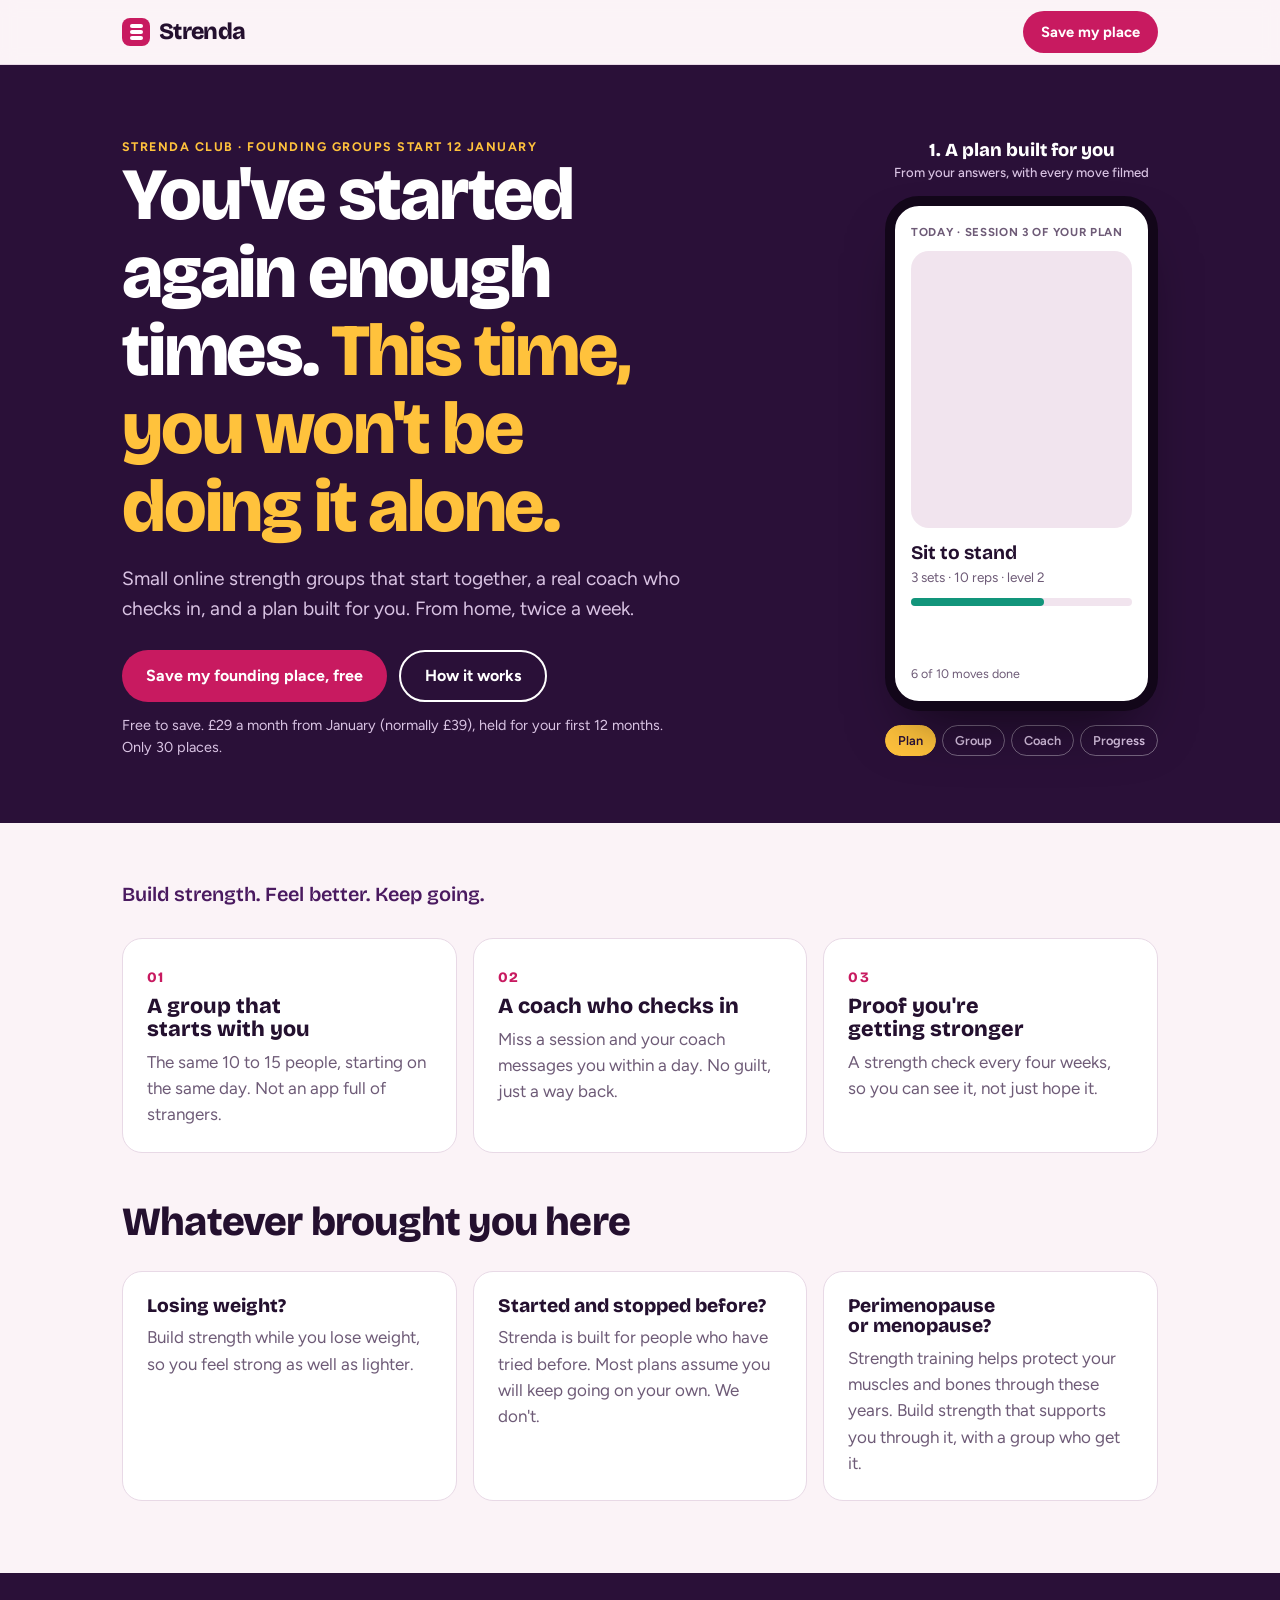
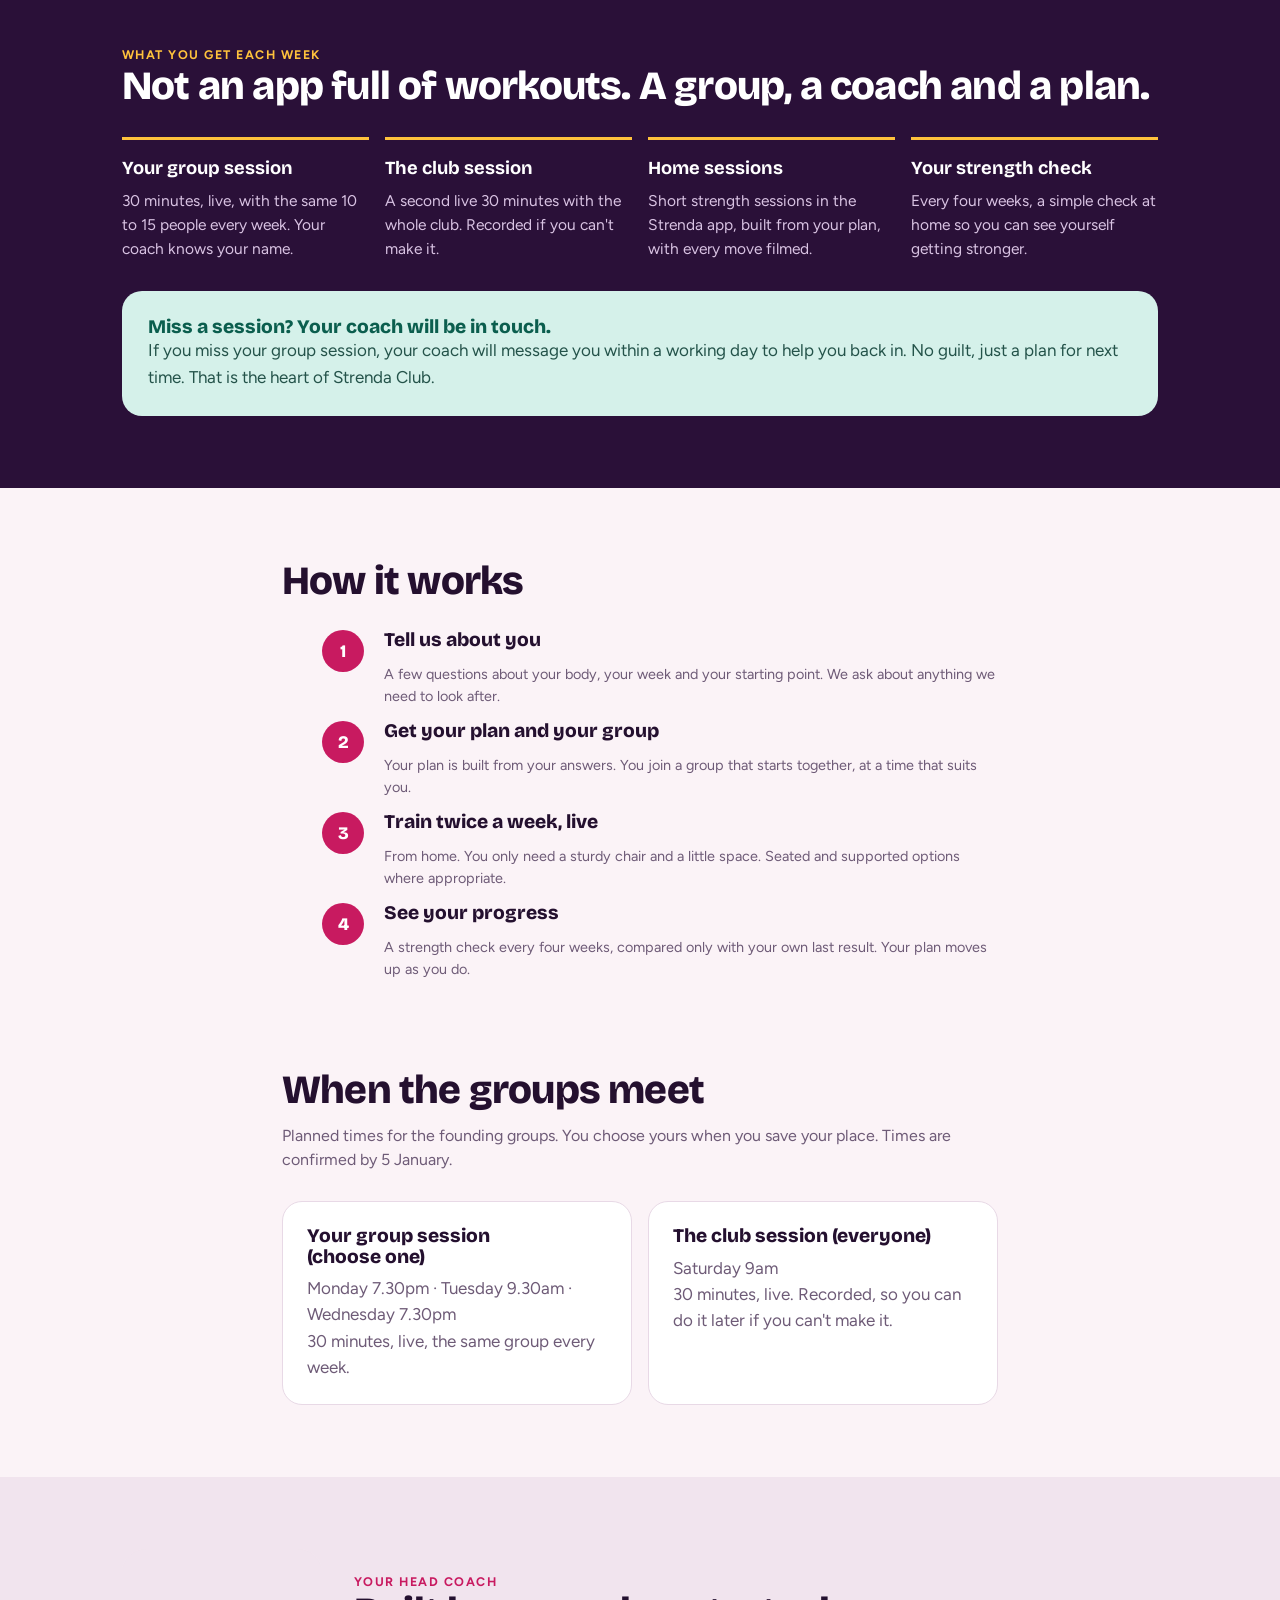
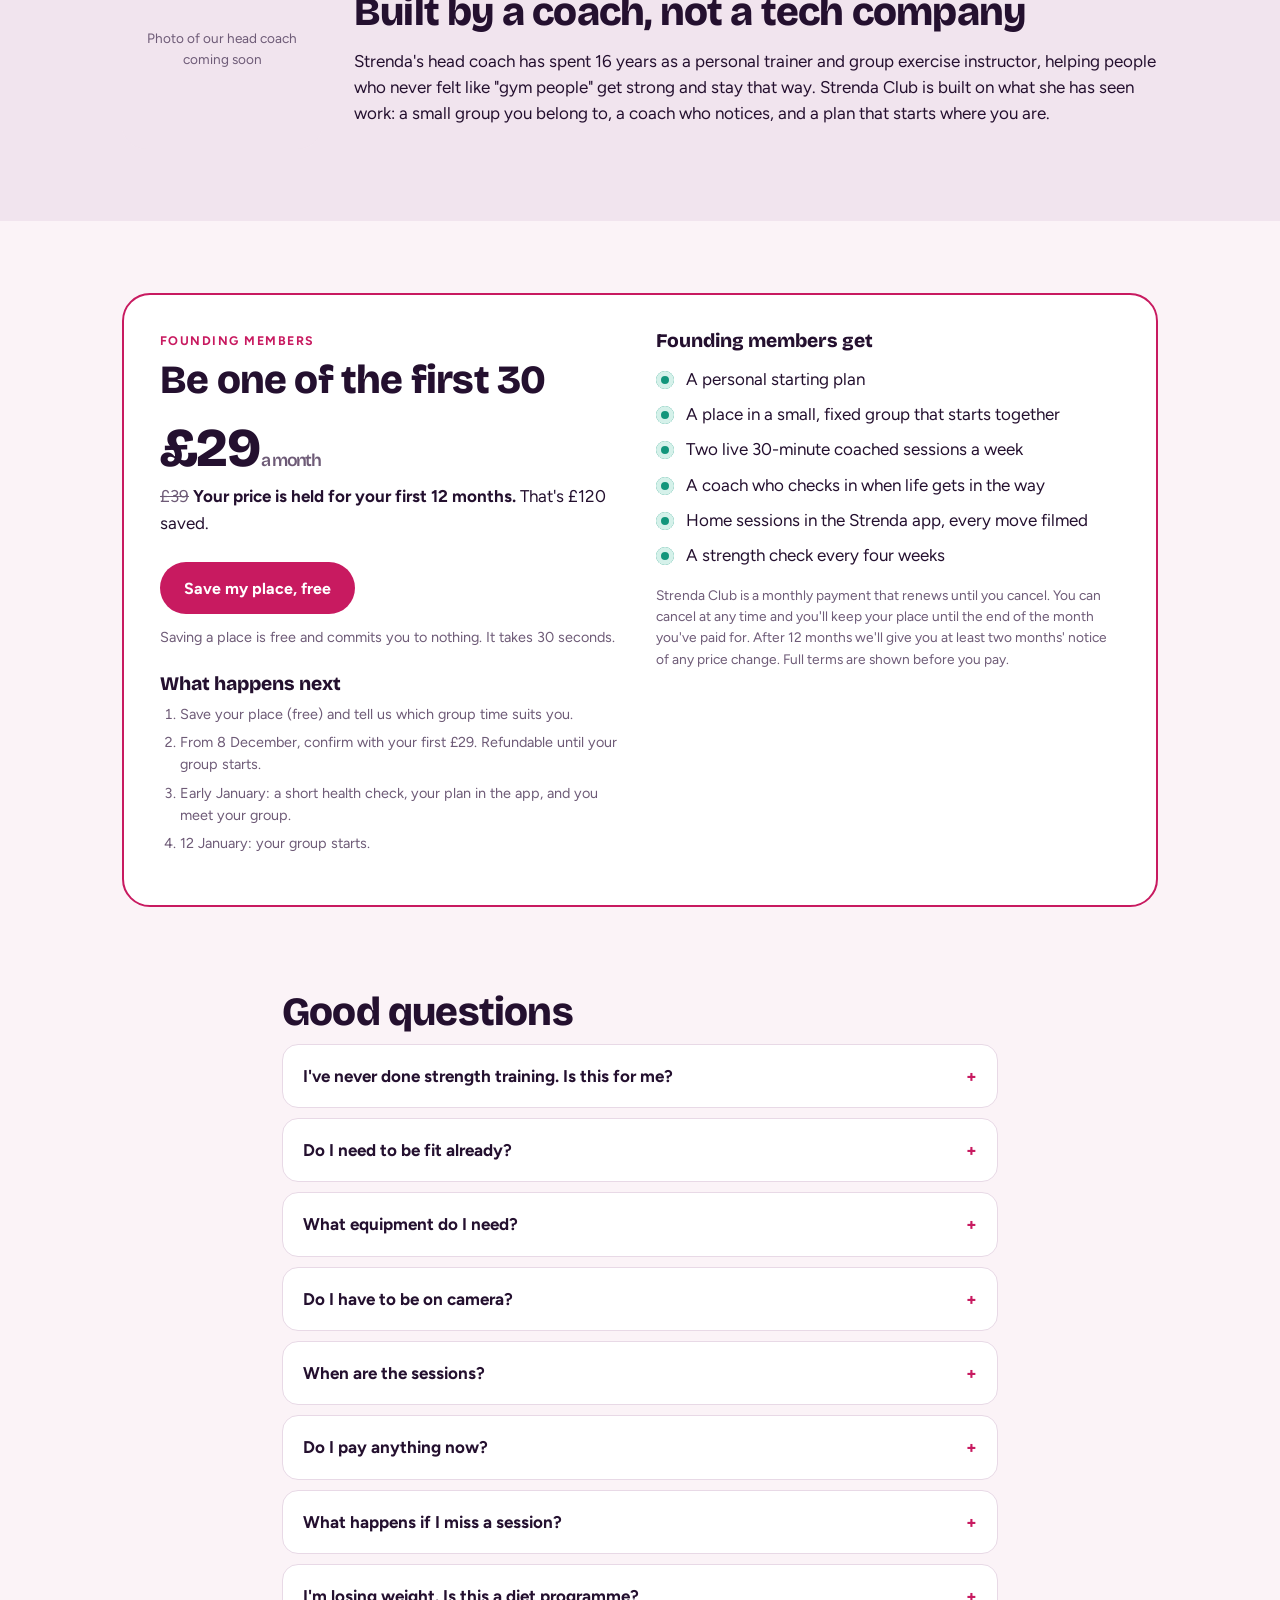
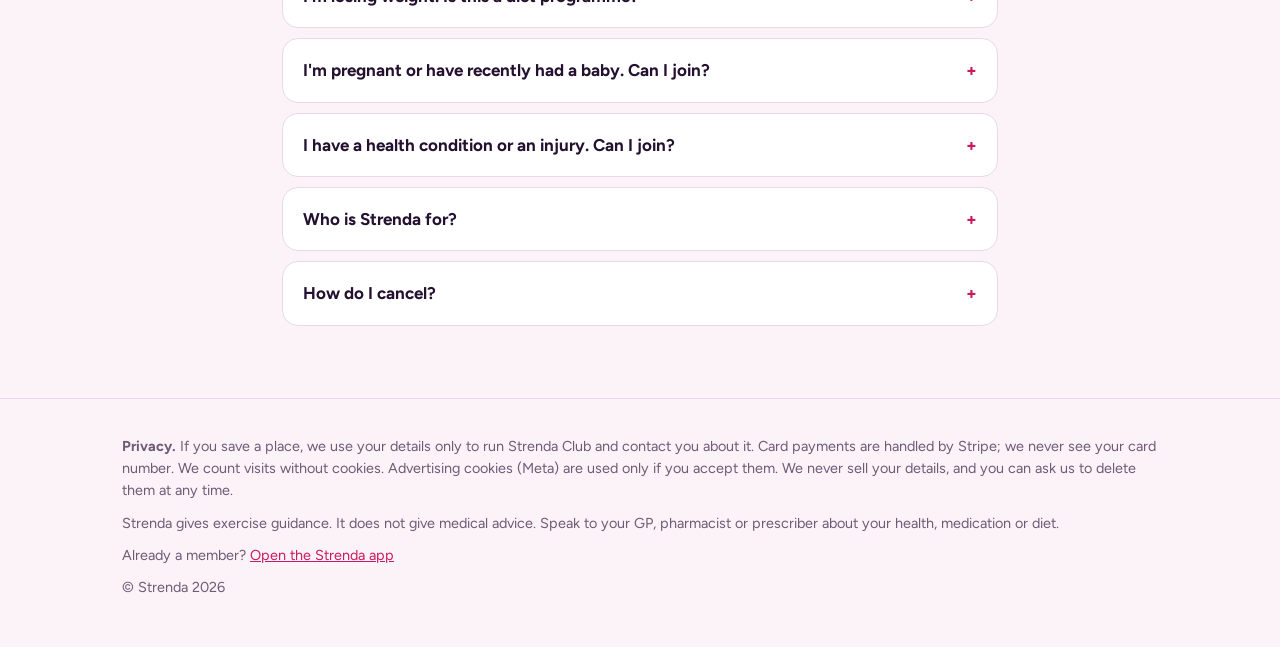
<file: index.html>
<!doctype html>
<html lang="en-GB">
<head>
<meta charset="utf-8">
<meta name="viewport" content="width=device-width,initial-scale=1,viewport-fit=cover">
<title>Strenda Club: you've started again enough times</title>
<meta name="description" content="A personal strength plan, a small group that starts together and a real coach who checks in when life gets in the way. Founding groups start online on 12 January 2027.">
<meta property="og:title" content="Strenda Club">
<meta property="og:description" content="Get stronger with a small group that helps you keep going. Founding groups start 12 January.">
<link rel="icon" href="icons/icon-192.png">
<link rel="apple-touch-icon" href="icons/icon-180.png">
<meta name="theme-color" content="#2A1038">
<link rel="stylesheet" href="https://fonts.googleapis.com/css2?family=Bricolage+Grotesque:opsz,wght@12..96,600;12..96,800&family=Figtree:wght@400;500;600;700&display=swap">
<script>
/* Old app links (#example, #join-CODE) now live on app.html. */
if (/^#(example|join-)/.test(location.hash)) location.replace('app.html' + location.hash);
/* ===== SETTINGS: paste values here, nothing else needs changing ===== */
var SAVE_URL = 'join.html';        /* The sign-up quiz. Every button uses this. */
var PAY_URL = '';         /* Stripe £29 link, from 8 December. Leave empty until then. */
var META_PIXEL_ID = '';   /* Meta pixel ID, e.g. '123456789012345'. Loads only after cookie consent. */
var GOATCOUNTER = '';     /* GoatCounter code, e.g. 'strenda' for strenda.goatcounter.com. Cookie-free visit counts. */
/* ==================================================================== */
/* Remember where the visitor came from (utm tags on the ad link) so the Stripe payment shows the source. */
(function () { try { var q = new URLSearchParams(location.search), s = q.get('utm_content') || q.get('utm_campaign') || q.get('utm_source'); if (s) sessionStorage.setItem('src', s.replace(/[^\w-]/g, '').slice(0, 60)); } catch (e) {} })();
</script>
<style>
:root{--bg:#FBF3F7;--surface:#fff;--sunk:#F1E4EE;--ink:#24102F;--muted:#6E5B77;--line:#E8D9E6;--plum:#2A1038;--plum2:#4A1A60;--on-plum-soft:#D9C3E3;--berry:#C81A60;--sun:#FFC23C;--mint:#12957B;--mint-soft:#D5F1EA;
--display:"Bricolage Grotesque","Arial Narrow",system-ui,sans-serif;--body:"Figtree",system-ui,-apple-system,"Segoe UI",sans-serif}
*{box-sizing:border-box}html{scroll-behavior:smooth}
body{margin:0;background:var(--bg);color:var(--ink);font:17px/1.55 var(--body)}
h1,h2,h3{font-family:var(--display);line-height:1.06;margin:0;text-wrap:balance}
h1{font-size:clamp(2.3rem,6.4vw,4.1rem);font-weight:800;letter-spacing:-.03em}
h2{font-size:clamp(1.7rem,4vw,2.5rem);font-weight:800;letter-spacing:-.02em}
h3{font-size:1.2rem;font-weight:800}
p{margin:0}a{color:var(--berry)}
.in{max-width:1080px;margin:0 auto;padding:0 22px}
.narrow{max-width:760px}
header{position:sticky;top:0;z-index:5;background:rgba(251,243,247,.92);backdrop-filter:blur(8px);border-bottom:1px solid var(--line)}
header .in{display:flex;align-items:center;justify-content:space-between;height:64px}
.brand{font-family:var(--display);font-weight:800;font-size:1.45rem;letter-spacing:-.03em;display:flex;gap:9px;align-items:center;color:var(--ink);text-decoration:none}
.mark{width:28px;height:28px;border-radius:8px;background:var(--berry);display:grid;place-items:center}
.mark::after{content:"";width:13px;height:4px;border-radius:2px;background:#fff;box-shadow:0 -6px 0 #fff,0 6px 0 #fff}
.btn{display:inline-flex;align-items:center;justify-content:center;min-height:52px;padding:0 24px;border-radius:999px;background:var(--berry);color:#fff;font:700 1rem var(--body);text-decoration:none;border:0;cursor:pointer}
.btn.ghost{background:transparent;color:var(--ink);border:2px solid var(--ink)}
.btn.small{min-height:42px;padding:0 18px;font-size:.92rem}
.btn:focus-visible,a:focus-visible,summary:focus-visible{outline:3px solid var(--sun);outline-offset:3px}
section{padding:72px 0}
.eyebrow{font-size:.78rem;font-weight:700;letter-spacing:.12em;text-transform:uppercase;color:var(--berry)}
.hero{padding:72px 0 64px;background:var(--plum);color:#fff}.hero .lead{color:var(--on-plum-soft)}.hero .eyebrow{color:var(--sun)}.hero .note{color:var(--on-plum-soft)}.hero .btn.ghost{color:#fff;border-color:#fff}.hero h1{font-size:clamp(2.6rem,7vw,4.6rem)}.diff{padding:56px 0 24px}.card.big h3{font-size:1.35rem;margin-top:6px}.num{font:800 .9rem var(--display);color:var(--berry);letter-spacing:.1em}
.hero .grid{display:grid;grid-template-columns:1.15fr .85fr;gap:48px;align-items:center}
.hero .lead{font-size:1.2rem;margin-top:18px;max-width:34em}
.tag{font-family:var(--display);font-weight:600;font-size:1.25rem;margin-top:16px;color:var(--plum2)}
.row{display:flex;flex-wrap:wrap;gap:12px;margin-top:26px}
.note{font-size:.9rem;color:var(--muted);margin-top:12px}
.phone{background:var(--plum);border-radius:34px;padding:12px;max-width:300px;margin-left:auto;box-shadow:0 30px 60px -30px rgba(42,16,56,.6)}
.phone video{width:100%;aspect-ratio:9/16;object-fit:cover;border-radius:24px;display:block;background:var(--plum2)}
.phone p{color:var(--on-plum-soft);font-size:.82rem;text-align:center;padding:8px 6px 2px}
.ways{display:grid;grid-template-columns:repeat(3,1fr);gap:16px;margin-top:28px}
.card{background:var(--surface);border:1px solid var(--line);border-radius:20px;padding:24px}
.card p{margin-top:8px;color:var(--muted)}
.band{background:var(--plum);color:#fff}
.band p{color:var(--on-plum-soft)}
.band .eyebrow{color:var(--sun)}
.week{display:grid;grid-template-columns:repeat(4,1fr);gap:16px;margin-top:30px}
.week div{border-top:3px solid var(--sun);padding-top:14px}
.week b{display:block;font-family:var(--display);font-size:1.15rem;color:#fff}
.week p{margin-top:6px;font-size:.97rem}
.steps{counter-reset:s;display:grid;gap:14px;margin-top:28px}
.steps li{list-style:none;counter-increment:s;display:grid;grid-template-columns:48px 1fr;gap:14px;align-items:start}
.steps li::before{content:counter(s);width:42px;height:42px;border-radius:50%;background:var(--berry);color:#fff;font:800 1.1rem var(--display);display:grid;place-items:center}
.steps ol{padding:0;margin:0}
.promise{background:var(--mint-soft);border-radius:20px;padding:26px;margin-top:30px}
.promise h3{color:#0B5E4E}
.coach{display:grid;grid-template-columns:200px 1fr;gap:32px;align-items:center}
.photo{width:200px;aspect-ratio:1;border-radius:24px;background:var(--sunk);display:grid;place-items:center;color:var(--muted);font-size:.85rem;text-align:center;padding:16px}
.offer{background:var(--surface);border:2px solid var(--berry);border-radius:28px;padding:36px;display:grid;grid-template-columns:1fr 1fr;gap:32px}
.price{font-family:var(--display);font-weight:800;font-size:3.4rem;letter-spacing:-.03em;line-height:1}
.price span{font-size:1.1rem;font-weight:600;color:var(--muted)}
ul.ticks{padding:0;margin:14px 0 0;list-style:none;display:grid;gap:9px}
ul.ticks li{padding-left:30px;position:relative}
ul.ticks li::before{content:"";position:absolute;left:0;top:5px;width:18px;height:18px;border-radius:50%;background:var(--mint);box-shadow:inset 0 0 0 5px var(--mint-soft)}
.fine{font-size:.86rem;color:var(--muted);margin-top:16px}
details{background:var(--surface);border:1px solid var(--line);border-radius:16px;padding:0 20px;margin-top:10px}
summary{cursor:pointer;font-weight:700;padding:18px 0;list-style:none}
summary::after{content:"+";float:right;font-weight:800;color:var(--berry)}
details[open] summary::after{content:"\2212"}
details p{padding:0 0 18px;color:var(--muted)}
footer{border-top:1px solid var(--line);padding:36px 0 48px;font-size:.9rem;color:var(--muted)}
footer .in{display:grid;gap:10px}
@media (max-width:820px){.hero .grid,.offer,.coach{grid-template-columns:1fr}.phone{margin:0 auto}.ways,.week{grid-template-columns:1fr 1fr}.photo{width:160px}}
@media (max-width:520px){.ways,.week{grid-template-columns:1fr}section{padding:56px 0}.offer{padding:26px}}
@media (prefers-reduced-motion:reduce){html{scroll-behavior:auto}}
.reel{max-width:320px;margin-left:auto}
.phone2{position:relative;background:#fff;border-radius:34px;border:10px solid #120619;aspect-ratio:9/17;overflow:hidden;box-shadow:0 30px 60px -25px rgba(0,0,0,.6)}
.scr{position:absolute;inset:0;padding:18px 16px;opacity:0;transform:translateY(12px);transition:opacity .5s,transform .5s;color:var(--ink);display:flex;flex-direction:column;gap:10px}
.scr.on{opacity:1;transform:none}
.sh{font-size:.72rem;font-weight:700;letter-spacing:.06em;text-transform:uppercase;color:var(--muted)}
.scr video{width:100%;aspect-ratio:4/5;object-fit:cover;border-radius:18px;background:var(--sunk)}
.ex{display:flex;flex-direction:column}.ex b{font-family:var(--display);font-size:1.2rem}.ex span{font-size:.85rem;color:var(--muted)}
.bar{height:8px;border-radius:4px;background:var(--sunk)}.bar i{display:block;height:100%;border-radius:4px;background:var(--mint)}
.tiny{font-size:.78rem;color:var(--muted);margin-top:auto}
.grid6{display:grid;grid-template-columns:repeat(2,minmax(0,1fr));grid-template-rows:1.3fr 1fr 1fr;gap:8px;flex:1;width:100%;min-height:0}
.grid6 span{min-width:0;border-radius:14px;background:linear-gradient(160deg,#4A1A60,#2A1038);color:#fff;display:flex;align-items:center;justify-content:center;text-align:center;font:800 1.1rem var(--display)}
.grid6 .coach{background:linear-gradient(160deg,var(--berry),#8E1145);font-size:.9rem}
.live{font-size:.85rem;font-weight:700;display:flex;align-items:center;gap:8px}.live i{width:9px;height:9px;border-radius:50%;background:#E5484D;animation:pulse 1.4s infinite}
@keyframes pulse{50%{opacity:.3}}
.bub{background:var(--sunk);border-radius:18px 18px 18px 4px;padding:12px 14px;font-size:.95rem;max-width:90%}
.bub.me{align-self:flex-end;background:var(--berry);color:#fff;border-radius:18px 18px 4px 18px}
.chart{flex:1;display:flex;align-items:flex-end;gap:14px;padding:10px 4px 0}
.chart div{flex:1;height:100%;display:flex;flex-direction:column;justify-content:flex-end;align-items:center;gap:6px;position:relative}
.chart b{width:100%;border-radius:10px 10px 4px 4px;background:linear-gradient(180deg,var(--mint),#0B6E5B)}
.chart em{font:800 1.3rem var(--display);font-style:normal;order:-1}.chart span{font-size:.72rem;color:var(--muted)}
.wk{background:#fff;border:1px solid var(--line);border-radius:16px;padding:12px 14px;font-size:.88rem;display:grid;gap:5px}.wk p{display:flex;gap:8px;align-items:center}.ok{width:18px;height:18px;border-radius:50%;background:var(--mint);color:#fff;font-size:.7rem;display:grid;place-items:center}.no{width:18px;height:18px;border-radius:50%;border:2px solid var(--line)}
.up{font:800 1.1rem var(--display);color:#0B6E5B}
.steps2{display:flex;gap:6px;margin-top:14px;justify-content:center;flex-wrap:wrap}
.steps2 button{border:1px solid rgba(255,255,255,.35);background:transparent;color:var(--on-plum-soft);border-radius:999px;padding:7px 12px;font:600 .8rem var(--body);cursor:pointer}
.steps2 button.on{background:var(--sun);border-color:var(--sun);color:var(--plum)}
@media (max-width:820px){.reel{margin:8px auto 0}}
@media (prefers-reduced-motion:reduce){.scr{transition:none}.live i{animation:none}}
.hl{color:var(--sun)}#rot{min-height:3.3em;transition:opacity .4s}#rot.fade{opacity:0}
.cap{color:#fff;font:800 1.15rem/1.2 var(--display);text-align:center;margin:0 0 12px;min-height:2.4em}
.cap small{display:block;font:500 .82rem var(--body);color:var(--on-plum-soft);margin-top:4px}
.grid6 .coachv{grid-column:1/3;padding:0;overflow:hidden;position:relative;background:#000}
.grid6 .coachv video{width:100%;height:100%;object-fit:cover;border-radius:14px;aspect-ratio:auto}
.grid6 .coachv em,.grid6 .m em{position:absolute;left:8px;bottom:6px;font:600 .68rem var(--body);font-style:normal;color:#fff;background:rgba(0,0,0,.45);padding:2px 7px;border-radius:6px}
.grid6 .m{position:relative;background:linear-gradient(160deg,#4A1A60,#2A1038)}
.grid6 .m svg{width:46%;height:auto;opacity:.85}
.illus{font-size:.68rem;color:var(--muted);text-align:center;margin:0}
</style>
</head>
<body>
<header><div class="in">
  <a class="brand" href="#top"><span class="mark" aria-hidden="true"></span>Strenda</a>
  <a class="btn small js-join" href="#founding">Save my place</a>
</div></header>

<main id="top">
<section class="hero"><div class="in grid">
  <div>
    <p class="eyebrow">Strenda Club &middot; Founding groups start 12 January</p>
    <h1 id="rot" aria-live="polite">You've started again enough times. <span class="hl">This time, you won't be doing it alone.</span></h1>
    <p class="lead">Small online strength groups that start together, a real coach who checks in, and a plan built for you. From home, twice a week.</p>
    <div class="row"><a class="btn js-join" href="#founding">Save my founding place, free</a><a class="btn ghost" href="#how">How it works</a></div>
    <p class="note">Free to save. &pound;29 a month from January (normally &pound;39), held for your first 12 months. Only 30 places.</p>
  </div>
  <div class="reel" id="reel" aria-label="How Strenda Club works, in four steps">
    <p class="cap" id="cap">1. A plan built for you<small>From your answers, with every move filmed</small></p>
    <div class="phone2">
      <div class="scr on" data-i="0">
        <p class="sh">Today &middot; Session 3 of your plan</p>
        <video src="videos/sit-to-stand.mp4" muted autoplay loop playsinline preload="metadata" aria-hidden="true"></video>
        <div class="ex"><b>Sit to stand</b><span>3 sets &middot; 10 reps &middot; level 2</span></div>
        <div class="bar"><i style="width:60%"></i></div><p class="tiny">6 of 10 moves done</p>
      </div>
      <div class="scr" data-i="1">
        <p class="sh">Tuesday 9.30am &middot; Your group, live</p>
        <div class="grid6"><span class="coachv"><video src="videos/seated-march.mp4" muted autoplay loop playsinline preload="metadata" aria-hidden="true"></video><em>Coach</em></span><span class="m"><svg viewBox="0 0 40 40" aria-hidden="true"><circle cx="20" cy="14" r="8" fill="#D9C3E3"/><path d="M4 40c0-9 7-15 16-15s16 6 16 15z" fill="#D9C3E3"/></svg><em>Member</em></span><span class="m"><svg viewBox="0 0 40 40" aria-hidden="true"><circle cx="20" cy="14" r="8" fill="#D9C3E3"/><path d="M4 40c0-9 7-15 16-15s16 6 16 15z" fill="#D9C3E3"/></svg><em>Member</em></span><span class="m"><svg viewBox="0 0 40 40" aria-hidden="true"><circle cx="20" cy="14" r="8" fill="#D9C3E3"/><path d="M4 40c0-9 7-15 16-15s16 6 16 15z" fill="#D9C3E3"/></svg><em>Member</em></span><span class="m"><svg viewBox="0 0 40 40" aria-hidden="true"><circle cx="20" cy="14" r="8" fill="#D9C3E3"/><path d="M4 40c0-9 7-15 16-15s16 6 16 15z" fill="#D9C3E3"/></svg><em>Member</em></span></div>
        <div class="live"><i></i>Live now &middot; 30 minutes</div>
        <p class="illus">Illustration of a live group session</p>
      </div>
      <div class="scr" data-i="2">
        <p class="sh">Messages &middot; Your coach</p>
        <div class="bub">Missed you on Tuesday! No problem at all. Fancy a 10-minute version tonight? I've put it in your app.</div>
        <div class="bub me">Yes please, thank you!</div>
        <div class="wk"><p class="sh" style="margin-bottom:6px">This week</p><p><span class="ok">&#10003;</span> Group session, Tuesday</p><p><span class="ok">&#10003;</span> 10-minute catch-up, tonight</p><p><span class="no"></span> Club session, Saturday 9am</p></div>
        <p class="tiny">Miss a session and your coach checks in within a day</p>
      </div>
      <div class="scr" data-i="3">
        <p class="sh">Your strength check</p>
        <div class="chart"><div><b style="height:44%"></b><span>Week 1</span><em>8</em></div><div><b style="height:66%"></b><span>Week 4</span><em>11</em></div><div><b style="height:88%"></b><span>Week 8</span><em>14</em></div></div>
        <p class="up">+6 sit-to-stands in 8 weeks</p>
        <p class="tiny">Example. Every four weeks you see your own progress</p>
      </div>
    </div>
    <div class="steps2" role="tablist"><button data-i="0" class="on">Plan</button><button data-i="1">Group</button><button data-i="2">Coach</button><button data-i="3">Progress</button></div>
  </div>
</div></section>

<section class="diff"><div class="in">
  <p class="tag" style="margin:0 0 18px">Build strength. Feel better. Keep going.</p>
  <div class="ways">
    <div class="card big"><span class="num">01</span><h3>A group that starts with you</h3><p>The same 10 to 15 people, starting on the same day. Not an app full of strangers.</p></div>
    <div class="card big"><span class="num">02</span><h3>A coach who checks in</h3><p>Miss a session and your coach messages you within a day. No guilt, just a way back.</p></div>
    <div class="card big"><span class="num">03</span><h3>Proof you're getting stronger</h3><p>A strength check every four weeks, so you can see it, not just hope it.</p></div>
  </div>
</div></section>

<section style="padding-top:24px"><div class="in">
  <h2>Whatever brought you here</h2>
  <div class="ways">
    <div class="card"><h3>Losing weight?</h3><p>Build strength while you lose weight, so you feel strong as well as lighter.</p></div>
    <div class="card"><h3>Started and stopped before?</h3><p>Strenda is built for people who have tried before. Most plans assume you will keep going on your own. We don't.</p></div>
    <div class="card"><h3>Perimenopause or menopause?</h3><p>Strength training helps protect your muscles and bones through these years. Build strength that supports you through it, with a group who get it.</p></div>
  </div>
</div></section>

<section class="band" id="how"><div class="in">
  <p class="eyebrow">What you get each week</p>
  <h2>Not an app full of workouts. A group, a coach and a plan.</h2>
  <div class="week">
    <div><b>Your group session</b><p>30 minutes, live, with the same 10 to 15 people every week. Your coach knows your name.</p></div>
    <div><b>The club session</b><p>A second live 30 minutes with the whole club. Recorded if you can't make it.</p></div>
    <div><b>Home sessions</b><p>Short strength sessions in the Strenda app, built from your plan, with every move filmed.</p></div>
    <div><b>Your strength check</b><p>Every four weeks, a simple check at home so you can see yourself getting stronger.</p></div>
  </div>
  <div class="promise"><h3>Miss a session? Your coach will be in touch.</h3><p style="color:#24534A">If you miss your group session, your coach will message you within a working day to help you back in. No guilt, just a plan for next time. That is the heart of Strenda Club.</p></div>
</div></section>

<section><div class="in narrow">
  <h2>How it works</h2>
  <ol class="steps">
    <li><div><h3>Tell us about you</h3><p class="note">A few questions about your body, your week and your starting point. We ask about anything we need to look after.</p></div></li>
    <li><div><h3>Get your plan and your group</h3><p class="note">Your plan is built from your answers. You join a group that starts together, at a time that suits you.</p></div></li>
    <li><div><h3>Train twice a week, live</h3><p class="note">From home. You only need a sturdy chair and a little space. Seated and supported options where appropriate.</p></div></li>
    <li><div><h3>See your progress</h3><p class="note">A strength check every four weeks, compared only with your own last result. Your plan moves up as you do.</p></div></li>
  </ol>
</div></section>

<section style="padding-top:0"><div class="in narrow">
  <h2>When the groups meet</h2>
  <p class="note" style="font-size:1rem">Planned times for the founding groups. You choose yours when you save your place. Times are confirmed by 5 January.</p>
  <div class="ways" style="grid-template-columns:repeat(2,1fr)">
    <div class="card"><h3>Your group session (choose one)</h3><p>Monday 7.30pm &middot; Tuesday 9.30am &middot; Wednesday 7.30pm<br>30 minutes, live, the same group every week.</p></div>
    <div class="card"><h3>The club session (everyone)</h3><p>Saturday 9am<br>30 minutes, live. Recorded, so you can do it later if you can't make it.</p></div>
  </div>
</div></section>

<section style="background:var(--sunk)"><div class="in coach">
  <div class="photo" role="img" aria-label="Photo of Strenda's head coach">Photo of our head coach coming soon</div>
  <div>
    <p class="eyebrow">Your head coach</p>
    <h2>Built by a coach, not a tech company</h2>
    <p style="margin-top:14px">Strenda's head coach has spent 16 years as a personal trainer and group exercise instructor, helping people who never felt like "gym people" get strong and stay that way. Strenda Club is built on what she has seen work: a small group you belong to, a coach who notices, and a plan that starts where you are.</p>
  </div>
</div></section>

<section id="founding"><div class="in">
  <div class="offer">
    <div>
      <p class="eyebrow">Founding members</p>
      <h2 style="margin-top:8px">Be one of the first 30</h2>
      <p class="price" style="margin-top:20px">&pound;29<span> a month</span></p>
      <p style="margin-top:8px"><s style="color:var(--muted)">&pound;39</s> <strong>Your price is held for your first 12 months.</strong> That's &pound;120 saved.</p>
      <div class="row"><a class="btn js-join" href="#founding" id="joinmain">Save my place, free</a></div>
      <p class="note" id="joinnote">Saving a place is free and commits you to nothing. It takes 30 seconds.</p>
      <h3 style="margin-top:26px">What happens next</h3>
      <ol class="note" style="padding-left:20px;margin-top:8px;display:grid;gap:6px">
        <li>Save your place (free) and tell us which group time suits you.</li>
        <li>From 8 December, confirm with your first &pound;29. Refundable until your group starts.</li>
        <li>Early January: a short health check, your plan in the app, and you meet your group.</li>
        <li>12 January: your group starts.</li>
      </ol>
    </div>
    <div>
      <h3>Founding members get</h3>
      <ul class="ticks">
        <li>A personal starting plan</li>
        <li>A place in a small, fixed group that starts together</li>
        <li>Two live 30-minute coached sessions a week</li>
        <li>A coach who checks in when life gets in the way</li>
        <li>Home sessions in the Strenda app, every move filmed</li>
        <li>A strength check every four weeks</li>
      </ul>
      
      <p class="fine">Strenda Club is a monthly payment that renews until you cancel. You can cancel at any time and you'll keep your place until the end of the month you've paid for. After 12 months we'll give you at least two months' notice of any price change. Full terms are shown before you pay.</p>
    </div>
  </div>
</div></section>

<section style="padding-top:12px"><div class="in narrow">
  <h2>Good questions</h2>
  <details><summary>I've never done strength training. Is this for me?</summary><p>Yes. Strenda Club is for beginners and for people coming back after a break. Every exercise is filmed and explained, and your plan starts where you are.</p></details>
  <details><summary>Do I need to be fit already?</summary><p>No. You don't have to arrive disciplined, confident or fit. That is what the group and your coach are for.</p></details>
  <details><summary>What equipment do I need?</summary><p>A sturdy chair and a little space. Hand weights or full water bottles help later but are optional.</p></details>
  <details><summary>Do I have to be on camera?</summary><p>No. Your camera is optional. You can follow along and ask questions without being on screen. If you turn it on, your coach can check your technique.</p></details>
  <details><summary>When are the sessions?</summary><p>Group sessions are planned for Monday 7.30pm, Tuesday 9.30am or Wednesday 7.30pm (you choose one), plus the club session on Saturday at 9am, which is recorded. Times are confirmed by 5 January.</p></details>
  <details><summary>Do I pay anything now?</summary><p>No. Saving your place is free. From 8 December you can confirm it with your first &pound;29, which is refundable until your group starts on 12 January.</p></details>
  <details><summary>What happens if I miss a session?</summary><p>Your coach will message you within a working day to help you back in, with an easier option if you need one. You won't be told off. Life happens.</p></details>
  <details><summary>I'm losing weight. Is this a diet programme?</summary><p>No. Strenda is about building strength, whatever your goal. If you're losing weight in any way, we'll help you build strength alongside it. We don't give advice on medication or diets; your GP, pharmacist or dietitian is the right person for that.</p></details>
  <details><summary>I'm pregnant or have recently had a baby. Can I join?</summary><p>Please speak to your midwife or GP before starting any new exercise. Our founding groups aren't designed for pregnancy, so we'd rather not guess. We plan to open pregnancy and postnatal groups later. Save your place and tell us, and we'll let you know first.</p></details>
  <details><summary>I have a health condition or an injury. Can I join?</summary><p>Often, yes. We'll ask about your health before you start, and we may ask you to check with your GP first. Exercises are adapted where appropriate.</p></details>
  <details><summary>Who is Strenda for?</summary><p>Anyone who wants to get stronger and has found it hard to keep going, whatever your age or fitness. Our first groups are mostly women, and we will open more groups as we grow.</p></details>
  <details><summary>How do I cancel?</summary><p>Any time, in a couple of clicks. You keep your place until the end of the month you've paid for.</p></details>
</div></section>
</main>

<footer><div class="in">
  <p><strong>Privacy.</strong> If you save a place, we use your details only to run Strenda Club and contact you about it. Card payments are handled by Stripe; we never see your card number. We count visits without cookies. Advertising cookies (Meta) are used only if you accept them. We never sell your details, and you can ask us to delete them at any time.</p>
  <p>Strenda gives exercise guidance. It does not give medical advice. Speak to your GP, pharmacist or prescriber about your health, medication or diet.</p>
  <p>Already a member? <a href="app.html">Open the Strenda app</a></p>
  <p>&copy; Strenda 2026</p>
</div></footer>

<div id="consent" hidden style="position:fixed;left:12px;right:12px;bottom:12px;z-index:9;max-width:560px;margin:0 auto;background:#fff;border:1px solid var(--line);border-radius:16px;padding:16px 18px;box-shadow:0 12px 40px -12px rgba(42,16,56,.35);font-size:.92rem">
  <p>We'd like to use an advertising cookie from Meta to see which of our ads bring people here. It's optional.</p>
  <div class="row" style="margin-top:12px"><button class="btn small" id="cyes">Accept</button><button class="btn small ghost" id="cno">No thanks</button></div>
</div>
<script>
(function () {
  var src = ''; try { src = sessionStorage.getItem('src') || ''; } catch (e) {}
  function pixel() { if (!META_PIXEL_ID || window.fbq) return; !function(f,b,e,v,n,t,s){if(f.fbq)return;n=f.fbq=function(){n.callMethod?n.callMethod.apply(n,arguments):n.queue.push(arguments)};if(!f._fbq)f._fbq=n;n.push=n;n.loaded=!0;n.version='2.0';n.queue=[];t=b.createElement(e);t.async=!0;t.src=v;s=b.getElementsByTagName(e)[0];s.parentNode.insertBefore(t,s)}(window,document,'script','https://connect.facebook.net/en_US/fbevents.js'); fbq('init', META_PIXEL_ID); fbq('track', 'PageView'); }
  function consent() { try { return localStorage.getItem('consent'); } catch (e) { return null; } }
  if (META_PIXEL_ID) { var c = consent(); if (c === 'yes') pixel(); else if (!c) { var box = document.getElementById('consent'); box.hidden = false;
    document.getElementById('cyes').onclick = function () { try { localStorage.setItem('consent', 'yes'); } catch (e) {} box.hidden = true; pixel(); };
    document.getElementById('cno').onclick = function () { try { localStorage.setItem('consent', 'no'); } catch (e) {} box.hidden = true; }; } }
  if (GOATCOUNTER) { var g = document.createElement('script'); g.async = true; g.src = '//gc.zgo.at/count.js'; g.setAttribute('data-goatcounter', 'https://' + GOATCOUNTER + '.goatcounter.com/count'); document.body.appendChild(g); }
  function event(name) { try { if (window.goatcounter && goatcounter.count) goatcounter.count({ path: name, title: name, event: true }); } catch (e) {} try { if (window.fbq) fbq('track', PAY_URL ? 'InitiateCheckout' : 'Lead'); } catch (e) {} }
  var links = document.querySelectorAll('.js-join');
  var target = PAY_URL ? PAY_URL + (PAY_URL.indexOf('?') < 0 ? '?' : '&') + 'client_reference_id=' + encodeURIComponent(src || 'direct') : SAVE_URL ? SAVE_URL + (SAVE_URL.indexOf('?') < 0 ? '?' : '&') + 'source=' + encodeURIComponent(src || 'direct') : '';
  if (target) {
    links.forEach(function (a) { a.href = target; a.addEventListener('click', function () { event(PAY_URL ? 'pay-click' : 'save-click'); }); });
  } else {
    var b = document.getElementById('joinmain'); b.textContent = 'Places open in a few days'; b.removeAttribute('href'); b.setAttribute('aria-disabled', 'true'); b.style.opacity = '.6';
  }
})();
</script>
<script>
(function(){var r=document.getElementById('reel');if(!r)return;var sc=r.querySelectorAll('.scr'),bt=r.querySelectorAll('.steps2 button'),i=0,t;
var caps=[['1. A plan built for you','From your answers, with every move filmed'],['2. Train live with your group','The same 10 to 15 people, twice a week'],['3. Miss one? Your coach checks in','A message within a day, with an easier way back'],['4. See yourself getting stronger','A strength check every 4 weeks']];function show(n){i=n;var c=document.getElementById('cap');if(c)c.innerHTML=caps[n][0]+'<small>'+caps[n][1]+'</small>';sc.forEach(function(e,k){e.classList.toggle('on',k===n)});bt.forEach(function(e,k){e.classList.toggle('on',k===n);e.setAttribute('aria-selected',k===n)})}
function go(){clearInterval(t);if(!matchMedia('(prefers-reduced-motion: reduce)').matches)t=setInterval(function(){show((i+1)%sc.length)},3800)}
bt.forEach(function(b,k){b.onclick=function(){show(k);go()}});go();})();
</script>
<script>
(function(){var h=document.getElementById('rot');if(!h||matchMedia('(prefers-reduced-motion: reduce)').matches)return;
var L=["You've started again enough times. <span class=\"hl\">This time, you won't be doing it alone.</span>","You've started again enough times. <span class=\"hl\">This time, there's a group and a coach keeping you going.</span>","<span class=\"hl\">Strength training</span> that doesn't let you quietly disappear."],i=0;
setInterval(function(){h.classList.add('fade');setTimeout(function(){i=(i+1)%L.length;h.innerHTML=L[i];h.classList.remove('fade')},400)},5000);})();
</script>
</body>
</html>
</file>
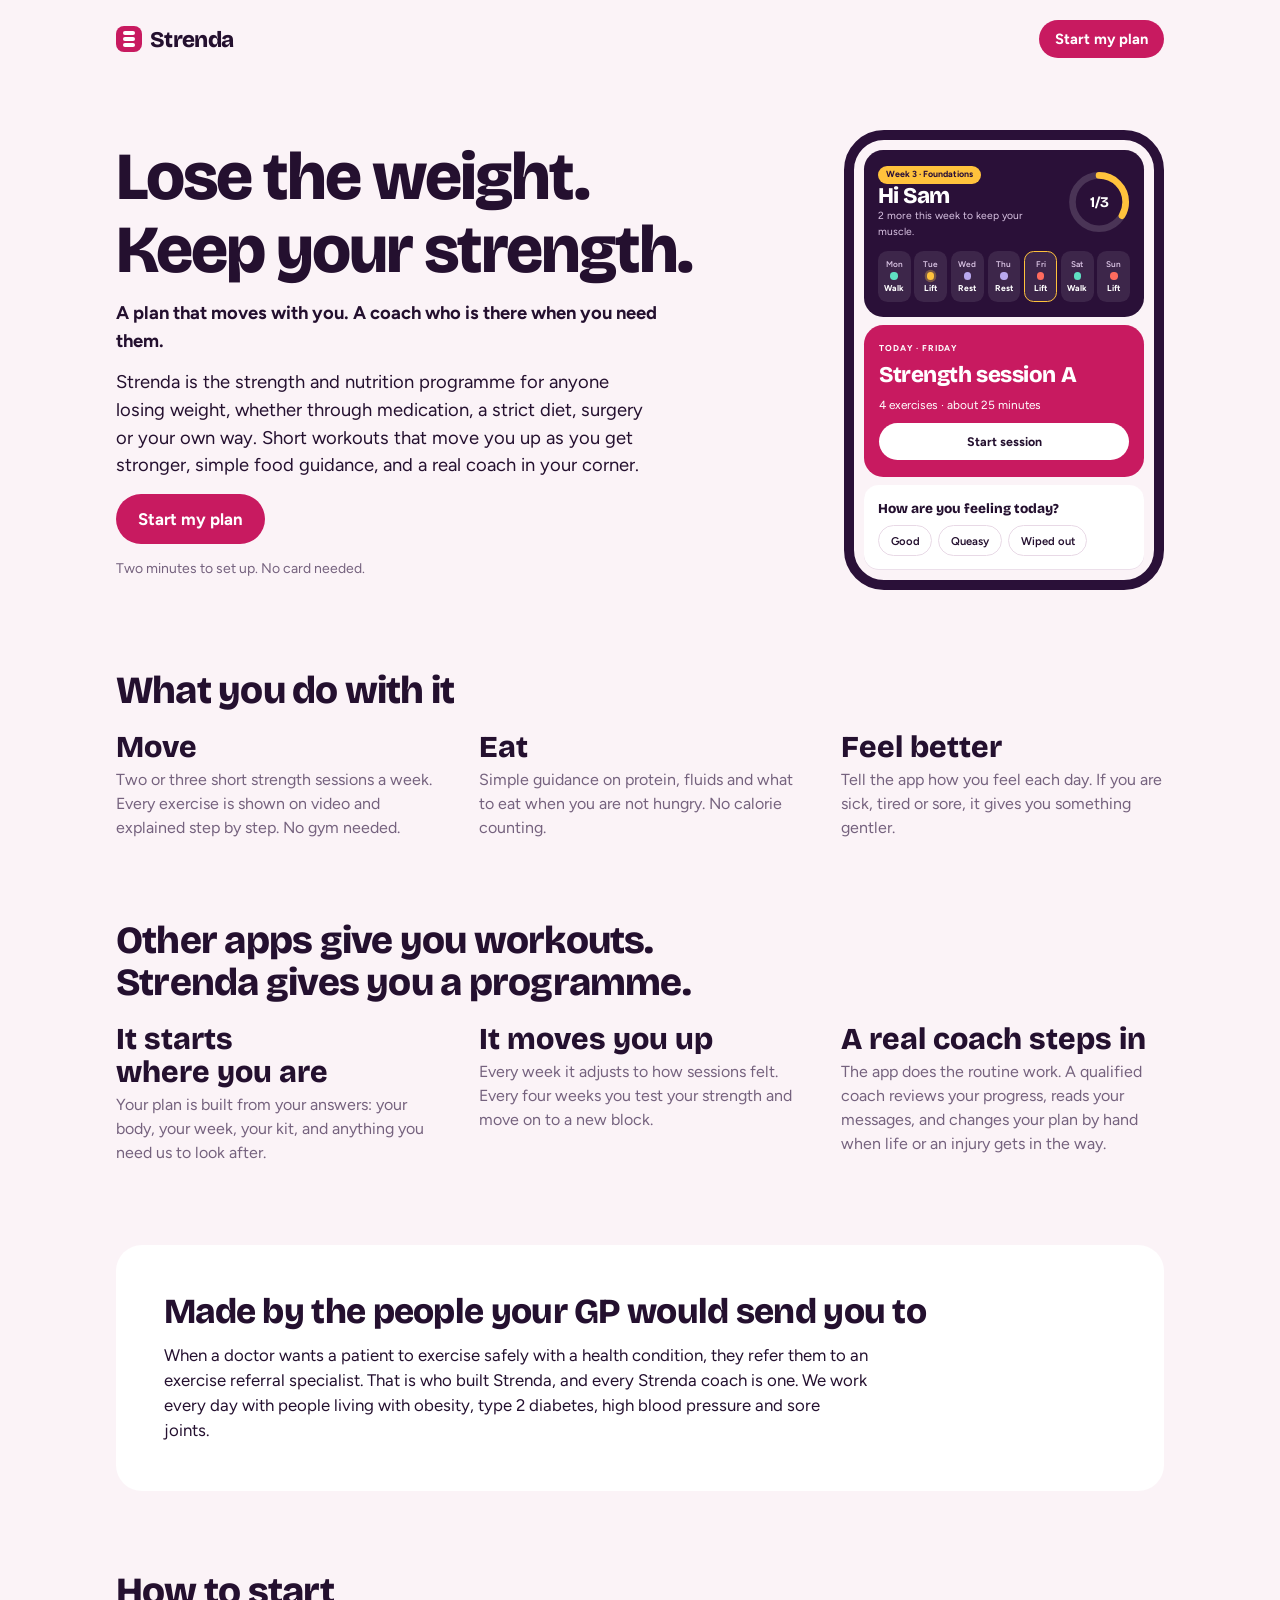
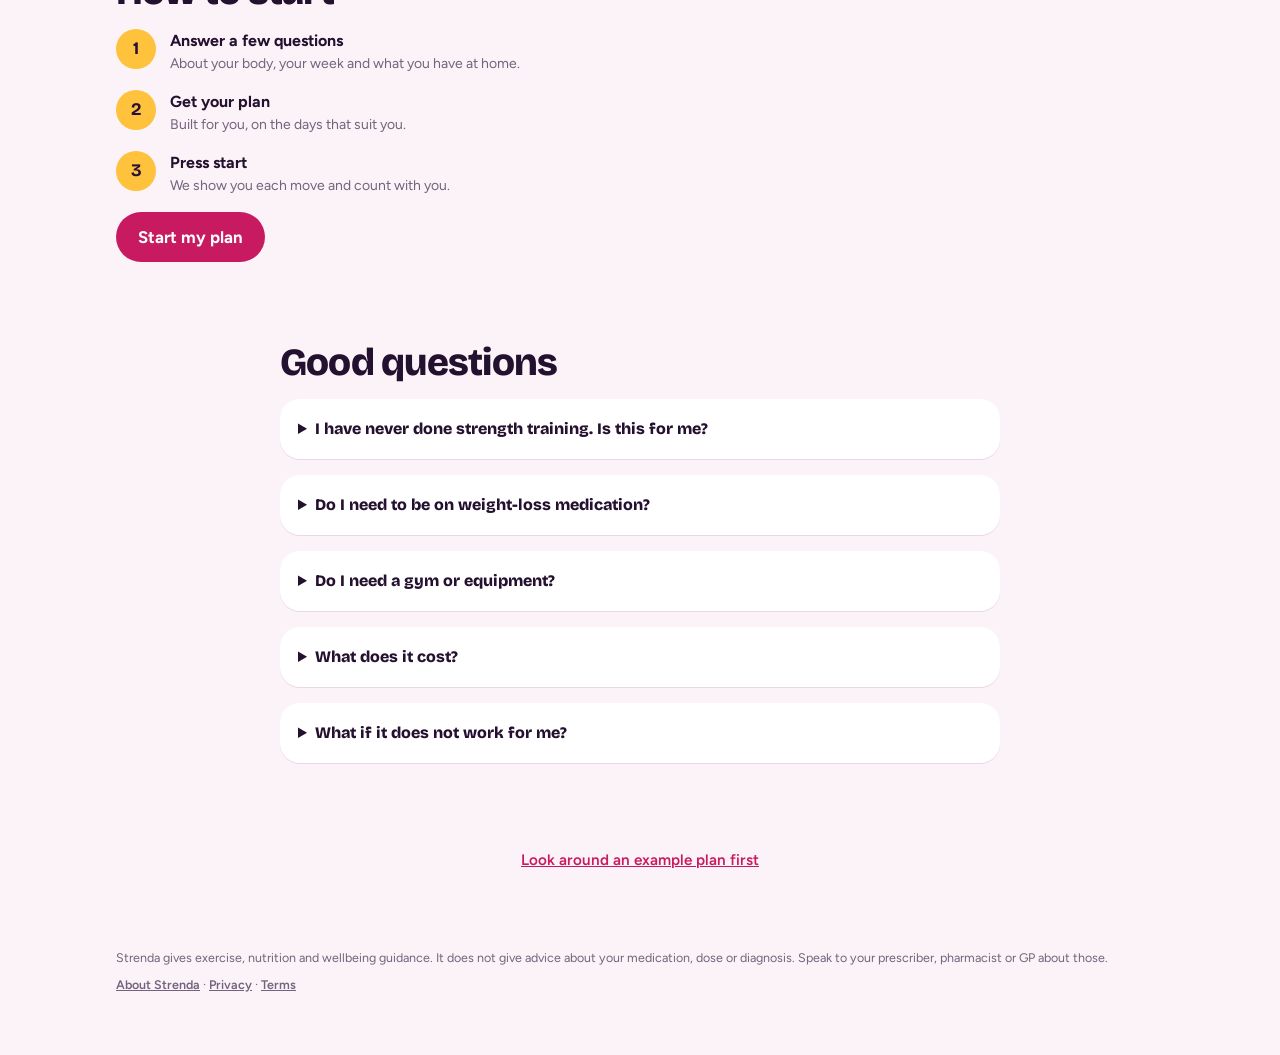
<file: app.html>
<!doctype html>
<html lang="en-GB">
<head>
<meta charset="utf-8">
<meta name="viewport" content="width=device-width,initial-scale=1,viewport-fit=cover">
<meta name="description" content="Strenda is the strength and nutrition programme for anyone losing weight. Lose the weight, keep your strength.">
<title>Strenda</title>
<link rel="stylesheet" href="https://fonts.googleapis.com/css2?family=Bricolage+Grotesque:opsz,wght@12..96,600;12..96,800&family=Figtree:wght@400;500;600;700&display=swap">
<link rel="stylesheet" href="css/styles.css">
<link rel="manifest" href="manifest.json">
<link rel="apple-touch-icon" href="icons/icon-180.png">
<link rel="icon" href="icons/icon-192.png">
<meta name="theme-color" content="#2A1038">
<meta name="apple-mobile-web-app-capable" content="yes">
<meta name="apple-mobile-web-app-title" content="Strenda">
</head>
<body>
<div class="wrap">
  <header id="hd"></header>
  <main id="app" class="stack"></main>
  <footer><p>Strenda gives exercise, nutrition and wellbeing guidance. It does not give advice about your medication, dose or diagnosis. Speak to your prescriber, pharmacist or GP about those.</p><p><button class="link inline" data-go="welcome">About Strenda</button> · <button class="link inline" data-go="privacy">Privacy</button> · <button class="link inline" data-go="terms">Terms</button></p></footer>
</div>
<nav id="tabs" aria-label="Sections" hidden><div>
  <button data-go="today"><svg viewBox="0 0 24 24"><path d="M3 11l9-8 9 8v9a1 1 0 0 1-1 1h-5v-6H9v6H4a1 1 0 0 1-1-1z"/></svg>Today</button>
  <button data-go="plan"><svg viewBox="0 0 24 24"><rect x="3" y="5" width="18" height="16" rx="2"/><path d="M3 10h18M8 3v4M16 3v4"/></svg>Plan</button>
  <button data-go="toolkit"><svg viewBox="0 0 24 24"><path d="M12 21s-7-4.4-7-10a4 4 0 0 1 7-2.6A4 4 0 0 1 19 11c0 5.600-7 10-7 10z"/></svg>Toolkit</button>
  <button data-go="progress"><svg viewBox="0 0 24 24"><path d="M4 20V10M10 20V4M16 20v-7M22 20H2"/></svg>Progress</button>
  <button data-go="circle"><svg viewBox="0 0 24 24"><circle cx="9" cy="8" r="3.500"/><path d="M2.500 20a6.500 6.500 0 0 1 13 0M16 5.500a3 3 0 0 1 0 5.800M18 14.500a6 6 0 0 1 3.500 5.500"/></svg>Community</button>
</div></nav>
<script src="js/content.js"></script>
<script src="js/videos.js"></script>
<script src="js/guides.js"></script>
<script src="js/logic.js"></script>
<script src="js/app.js"></script>
</body>
</html>
</file>
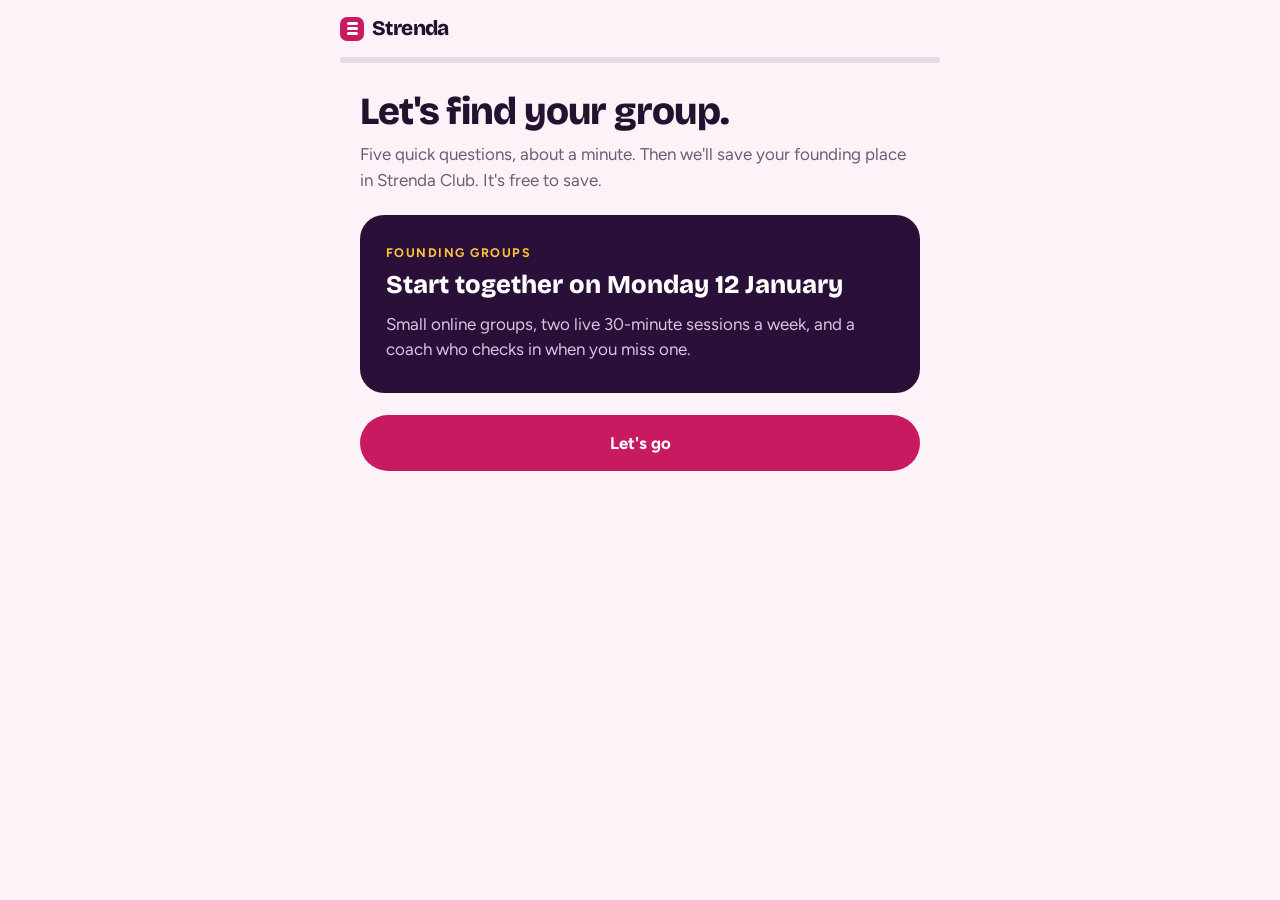
<file: join.html>
<!doctype html>
<html lang="en-GB">
<head>
<meta charset="utf-8">
<meta name="viewport" content="width=device-width,initial-scale=1,viewport-fit=cover">
<title>Find your Strenda group</title>
<meta name="description" content="Answer a few quick questions and save your founding place in Strenda Club. Free to save.">
<link rel="icon" href="icons/icon-192.png">
<meta name="theme-color" content="#2A1038">
<link rel="stylesheet" href="https://fonts.googleapis.com/css2?family=Bricolage+Grotesque:opsz,wght@12..96,700;12..96,800&family=Figtree:wght@400;500;600;700&display=swap">
<script>
var FORM_ID = 'GeRq8p';   /* Tally form that collects name, email and consent */
var GOATCOUNTER = '';
</script>
<style>
:root{--bg:#FBF3F7;--ink:#24102F;--muted:#6E5B77;--line:#E8D9E6;--plum:#2A1038;--plum2:#4A1A60;--soft:#D9C3E3;--berry:#C81A60;--sun:#FFC23C;--mint:#12957B;--mintsoft:#D5F1EA;
--display:"Bricolage Grotesque",system-ui,sans-serif;--body:"Figtree",system-ui,-apple-system,"Segoe UI",sans-serif}
*{box-sizing:border-box}
body{margin:0;background:var(--bg);color:var(--ink);font:17px/1.5 var(--body);min-height:100vh;display:flex;flex-direction:column}
header{display:flex;align-items:center;justify-content:space-between;padding:16px 20px;max-width:640px;width:100%;margin:0 auto}
.brand{font:800 1.3rem var(--display);letter-spacing:-.03em;color:var(--ink);text-decoration:none;display:flex;align-items:center;gap:8px}
.mark{width:24px;height:24px;border-radius:7px;background:var(--berry);display:grid;place-items:center}
.mark::after{content:"";width:11px;height:3px;border-radius:2px;background:#fff;box-shadow:0 -5px 0 #fff,0 5px 0 #fff}
.back{background:none;border:0;font:600 .95rem var(--body);color:var(--muted);cursor:pointer;padding:8px}
.prog{max-width:600px;width:calc(100% - 40px);margin:0 auto;height:6px;background:var(--line);border-radius:3px;overflow:hidden}
.prog i{display:block;height:100%;width:0;background:var(--berry);border-radius:3px;transition:width .35s}
main{flex:1;max-width:600px;width:100%;margin:0 auto;padding:28px 20px 40px}
.step{display:none;animation:in .35s ease}
.step.on{display:block}
@keyframes in{from{opacity:0;transform:translateY(10px)}to{opacity:1;transform:none}}
h1{font:800 clamp(1.8rem,6vw,2.4rem)/1.08 var(--display);letter-spacing:-.02em;margin:0 0 10px}
.sub{color:var(--muted);margin:0 0 22px}
.opts{display:grid;gap:10px}
.opt{display:flex;align-items:center;gap:14px;width:100%;text-align:left;background:#fff;border:2px solid var(--line);border-radius:16px;padding:16px 18px;font:600 1.02rem var(--body);color:var(--ink);cursor:pointer;transition:border-color .15s,background .15s}
.opt:hover{border-color:var(--soft)}
.opt[aria-pressed="true"]{border-color:var(--berry);background:#FCEAF1}
.opt .ic{width:40px;height:40px;border-radius:12px;background:var(--bg);display:grid;place-items:center;font-size:1.25rem;flex:none}
.opt .tick{margin-left:auto;width:22px;height:22px;border-radius:50%;border:2px solid var(--line);flex:none}
.opt[aria-pressed="true"] .tick{background:var(--berry);border-color:var(--berry);box-shadow:inset 0 0 0 4px #FCEAF1}
.btn{display:inline-flex;align-items:center;justify-content:center;width:100%;min-height:56px;border-radius:999px;border:0;background:var(--berry);color:#fff;font:700 1.05rem var(--body);cursor:pointer;margin-top:22px;text-decoration:none}
.btn[disabled]{opacity:.4;cursor:default}
select{width:100%;min-height:56px;border-radius:16px;border:2px solid var(--line);padding:0 16px;font:600 1rem var(--body);color:var(--ink);background:#fff}
.fact{background:var(--plum);color:#fff;border-radius:24px;padding:30px 26px}
.fact .eyebrow{font:700 .78rem var(--body);letter-spacing:.12em;text-transform:uppercase;color:var(--sun)}
.fact h2{font:800 1.6rem/1.15 var(--display);margin:10px 0 12px}
.fact p{color:var(--soft);margin:0}
.fact .big{font:800 3.4rem/1 var(--display);color:var(--sun);margin:6px 0 4px}
.sum{background:#fff;border:1px solid var(--line);border-radius:20px;padding:6px 20px;margin-top:6px}
.sum div{display:flex;justify-content:space-between;gap:16px;padding:14px 0;border-bottom:1px solid var(--line)}
.sum div:last-child{border:0}
.sum span{color:var(--muted)}.sum b{text-align:right}
.price{margin-top:18px;background:var(--mintsoft);border-radius:16px;padding:16px 18px;color:#0B5E4E}
.fine{font-size:.85rem;color:var(--muted);margin-top:12px;text-align:center}
.done{text-align:center;padding-top:30px}
.done .ok{width:72px;height:72px;border-radius:50%;background:var(--mint);margin:0 auto 20px;display:grid;place-items:center}
.done .ok::after{content:"";width:24px;height:13px;border-left:5px solid #fff;border-bottom:5px solid #fff;transform:rotate(-45deg) translate(2px,-3px)}
@media (prefers-reduced-motion:reduce){.step{animation:none}.prog i{transition:none}}
</style>
</head>
<body>
<header><a class="brand" href="index.html"><span class="mark" aria-hidden="true"></span>Strenda</a><button class="back" id="back" hidden>&larr; Back</button></header>
<div class="prog" aria-hidden="true"><i id="bar"></i></div>
<main id="quiz">

<section class="step on" data-step="intro">
  <h1>Let's find your group.</h1>
  <p class="sub">Five quick questions, about a minute. Then we'll save your founding place in Strenda Club. It's free to save.</p>
  <div class="fact" style="margin-top:8px"><p class="eyebrow">Founding groups</p><h2>Start together on Monday 12 January</h2><p>Small online groups, two live 30-minute sessions a week, and a coach who checks in when you miss one.</p></div>
  <button class="btn" data-next>Let's go</button>
</section>

<section class="step" data-step="reason" data-q="single">
  <h1>What brings you here?</h1>
  <p class="sub">Pick the one that fits best.</p>
  <div class="opts">
    <button class="opt" data-v="Losing weight and want to get stronger"><span class="ic">&#9878;&#65039;</span>I'm losing weight and want to get stronger<span class="tick"></span></button>
    <button class="opt" data-v="Started and stopped before"><span class="ic">&#128260;</span>I've started and stopped exercise before<span class="tick"></span></button>
    <button class="opt" data-v="Perimenopause or menopause"><span class="ic">&#127800;</span>I'm going through perimenopause or menopause<span class="tick"></span></button>
    <button class="opt" data-v="Something else"><span class="ic">&#10024;</span>Something else<span class="tick"></span></button>
  </div>
</section>

<section class="step" data-step="fact1">
  <div class="fact" id="fact1"></div>
  <button class="btn" data-next>Continue</button>
</section>

<section class="step" data-step="barriers" data-q="multi">
  <h1>What's got in the way before?</h1>
  <p class="sub">Choose as many as you like.</p>
  <div class="opts">
    <button class="opt" data-v="Life got busy"><span class="ic">&#128197;</span>Life got busy<span class="tick"></span></button>
    <button class="opt" data-v="Lost motivation"><span class="ic">&#128267;</span>I lost motivation<span class="tick"></span></button>
    <button class="opt" data-v="Nobody noticed when I stopped"><span class="ic">&#128566;</span>Nobody noticed when I stopped<span class="tick"></span></button>
    <button class="opt" data-v="Didn't know what to do"><span class="ic">&#129300;</span>I didn't know what to do<span class="tick"></span></button>
    <button class="opt" data-v="Felt self-conscious"><span class="ic">&#128584;</span>I felt self-conscious<span class="tick"></span></button>
    <button class="opt" data-v="Got bored"><span class="ic">&#128564;</span>I got bored<span class="tick"></span></button>
  </div>
  <button class="btn" data-next disabled>Continue</button>
</section>

<section class="step" data-step="fact2">
  <div class="fact"><p class="eyebrow">That's what we're built for</p><h2>You won't be doing it on your own</h2><p>Your group starts together and meets twice a week. Miss your group session and your coach messages you within a day with an easier way back in. No guilt, just a plan.</p></div>
  <button class="btn" data-next>Continue</button>
</section>

<section class="step" data-step="level" data-q="single">
  <h1>Where are you starting from?</h1>
  <p class="sub">Your plan starts exactly here.</p>
  <div class="opts">
    <button class="opt" data-v="Complete beginner"><span class="ic">&#127793;</span>Complete beginner<span class="tick"></span></button>
    <button class="opt" data-v="Some experience"><span class="ic">&#127807;</span>I've done some exercise before<span class="tick"></span></button>
    <button class="opt" data-v="Used to be fit"><span class="ic">&#127795;</span>I used to be fit and want it back<span class="tick"></span></button>
  </div>
</section>

<section class="step" data-step="fact3">
  <div class="fact"><p class="eyebrow">Your starting point is enough</p><h2>Every move has an easier version</h2><p>From home, with a sturdy chair and a little space. Seated and supported options where appropriate, and your plan moves up as you get stronger.</p></div>
  <button class="btn" data-next>Continue</button>
</section>

<section class="step" data-step="times" data-q="multi">
  <h1>Which group time could you make?</h1>
  <p class="sub">30 minutes, live, the same group each week. Tick all that work.</p>
  <div class="opts">
    <button class="opt" data-v="Monday 7.30pm"><span class="ic">&#127769;</span>Monday 7.30pm<span class="tick"></span></button>
    <button class="opt" data-v="Tuesday 9.30am"><span class="ic">&#9728;&#65039;</span>Tuesday 9.30am<span class="tick"></span></button>
    <button class="opt" data-v="Wednesday 7.30pm"><span class="ic">&#127769;</span>Wednesday 7.30pm<span class="tick"></span></button>
    <button class="opt" data-v="None of these suit me" data-only><span class="ic">&#128336;</span>None of these suit me<span class="tick"></span></button>
  </div>
  <p class="fine">Plus a club session for everyone on Saturday at 9am, recorded if you can't make it.</p>
  <button class="btn" data-next disabled>Continue</button>
</section>

<section class="step" data-step="region">
  <h1>Where in the UK are you?</h1>
  <p class="sub">Groups are online, so anywhere works. This tells us where to start in-person meetups.</p>
  <select id="region" aria-label="Your region">
    <option value="">Choose your region</option>
    <option>London</option><option>South East</option><option>South West</option><option>East of England</option><option>East Midlands</option><option>West Midlands</option><option>North West</option><option>North East</option><option>Yorkshire and the Humber</option><option>Wales</option><option>Scotland</option><option>Northern Ireland</option><option>Outside the UK</option>
  </select>
  <button class="btn" data-next disabled id="regionNext">Continue</button>
</section>

<section class="step" data-step="summary">
  <h1>Your Strenda Club place</h1>
  <p class="sub">Here's what we'll hold for you.</p>
  <div class="sum" id="sum"></div>
  <div class="price"><strong>&pound;29 a month</strong> (normally &pound;39), held for your first 12 months. Nothing to pay now. From 8 December you can confirm with your first month, refundable until your group starts.</div>
  <button class="btn" id="save">Save my place, free</button>
  <p class="fine">Only 30 founding places. Takes 20 seconds: just your name and email.</p>
</section>

<section class="step done" data-step="done">
  <div class="ok" aria-hidden="true"></div>
  <h1>Your place is saved.</h1>
  <p class="sub">We'll email you on 8 December when founding places open. You're on the list first.</p>
  <a class="btn" href="index.html">Back to Strenda</a>
</section>

</main>
<script src="https://tally.so/widgets/embed.js" async></script>
<script>
(function () {
  var steps = Array.prototype.slice.call(document.querySelectorAll('.step'));
  var order = steps.map(function (s) { return s.dataset.step; });
  var cur = 0, hist = [], ans = { reason: '', barriers: [], level: '', times: [], region: '' };
  var q = new URLSearchParams(location.search);
  var src = (q.get('source') || q.get('utm_content') || q.get('utm_source') || 'direct').replace(/[^\w-]/g, '').slice(0, 60);
  var facts = {
    'Losing weight and want to get stronger': ['Strength while you lose weight', 'Keep the strong, lose the rest', 'When weight comes off, you want to keep your strength. Two or three short strength sessions a week help you do exactly that, and your plan is built around it.'],
    'Started and stopped before': ['You are not the problem', 'About half', 'of people who start a new exercise routine stop within six months. Not because they are lazy, but because most plans leave you to keep going on your own. Strenda doesn\'t.'],
    'Perimenopause or menopause': ['Built for these years', 'Strength matters more now', 'Strength training is one of the best things you can do for your muscles and bones through perimenopause and menopause. You\'ll do it with a group who get it.'],
    'Something else': ['Whatever brought you here', 'Your plan starts where you are', 'Tell us a little more and we\'ll build your plan around you. Every exercise has easier and harder versions.']
  };
  function count(name) { try { if (GOATCOUNTER && window.goatcounter && goatcounter.count) goatcounter.count({ path: 'quiz-' + name, title: name, event: true }); } catch (e) {} }
  function show(i, push) {
    if (push) hist.push(cur);
    steps[cur].classList.remove('on'); cur = i; steps[cur].classList.add('on');
    document.getElementById('bar').style.width = Math.round(cur / (steps.length - 1) * 100) + '%';
    document.getElementById('back').hidden = cur === 0 || order[cur] === 'done';
    window.scrollTo(0, 0); count(order[cur]);
    var h = steps[cur].querySelector('h1,h2'); if (h) { h.setAttribute('tabindex', '-1'); h.focus({ preventScroll: true }); }
  }
  function next() {
    var n = cur + 1;
    if (order[n] === 'fact1') {
      var f = facts[ans.reason] || facts['Something else'];
      var big = ans.reason === 'Started and stopped before';
      document.getElementById('fact1').innerHTML = '<p class="eyebrow">' + f[0] + '</p>' + (big ? '<p class="big">' + f[1] + '</p><p>' + f[2] + '</p>' : '<h2>' + f[1] + '</h2><p>' + f[2] + '</p>');
    }
    if (order[n] === 'summary') buildSummary();
    show(n, true);
  }
  document.getElementById('back').onclick = function () { if (hist.length) show(hist.pop(), false); };
  document.querySelectorAll('[data-next]').forEach(function (b) { b.onclick = next; });
  steps.forEach(function (s) {
    var kind = s.dataset.q; if (!kind) return;
    var key = s.dataset.step, btns = s.querySelectorAll('.opt'), go = s.querySelector('[data-next]');
    btns.forEach(function (b) {
      b.setAttribute('aria-pressed', 'false');
      b.onclick = function () {
        if (kind === 'single') {
          btns.forEach(function (x) { x.setAttribute('aria-pressed', 'false'); });
          b.setAttribute('aria-pressed', 'true'); ans[key] = b.dataset.v; setTimeout(next, 220);
        } else {
          var on = b.getAttribute('aria-pressed') !== 'true';
          if (on && b.hasAttribute('data-only')) btns.forEach(function (x) { x.setAttribute('aria-pressed', 'false'); });
          if (on && !b.hasAttribute('data-only')) btns.forEach(function (x) { if (x.hasAttribute('data-only')) x.setAttribute('aria-pressed', 'false'); });
          b.setAttribute('aria-pressed', on ? 'true' : 'false');
          ans[key] = Array.prototype.filter.call(btns, function (x) { return x.getAttribute('aria-pressed') === 'true'; }).map(function (x) { return x.dataset.v; });
          go.disabled = !ans[key].length;
        }
      };
    });
  });
  var reg = document.getElementById('region');
  reg.onchange = function () { ans.region = reg.value; document.getElementById('regionNext').disabled = !reg.value; };
  function esc(t) { var d = document.createElement('div'); d.textContent = t; return d.innerHTML; }
  function buildSummary() {
    var t = ans.times.filter(function (x) { return x !== 'None of these suit me'; });
    var rows = [['Your focus', ans.reason], ['Your group time', t.length ? t.join(' or ') : 'We\'ll find a time with you'], ['Starting level', ans.level], ['First session', 'Week of 12 January'], ['Where', 'Online, from home']];
    document.getElementById('sum').innerHTML = rows.map(function (r) { return '<div><span>' + esc(r[0]) + '</span><b>' + esc(r[1]) + '</b></div>'; }).join('');
  }
  function answers() { return 'reason: ' + ans.reason + ' | barriers: ' + ans.barriers.join(', ') + ' | level: ' + ans.level + ' | times: ' + ans.times.join(', ') + ' | region: ' + ans.region; }
  document.getElementById('save').onclick = function () {
    count('save-click');
    var hidden = { source: src, answers: answers() };
    if (window.Tally && Tally.openPopup) {
      Tally.openPopup(FORM_ID, { layout: 'modal', width: 520, hideTitle: false, hiddenFields: hidden, onSubmit: function () { show(order.indexOf('done'), true); count('saved'); } });
    } else {
      location.href = 'https://tally.so/r/' + FORM_ID + '?source=' + encodeURIComponent(hidden.source) + '&answers=' + encodeURIComponent(hidden.answers);
    }
  };
  if (GOATCOUNTER) { var g = document.createElement('script'); g.async = true; g.src = '//gc.zgo.at/count.js'; g.setAttribute('data-goatcounter', 'https://' + GOATCOUNTER + '.goatcounter.com/count'); document.body.appendChild(g); }
})();
</script>
</body>
</html>
</file>
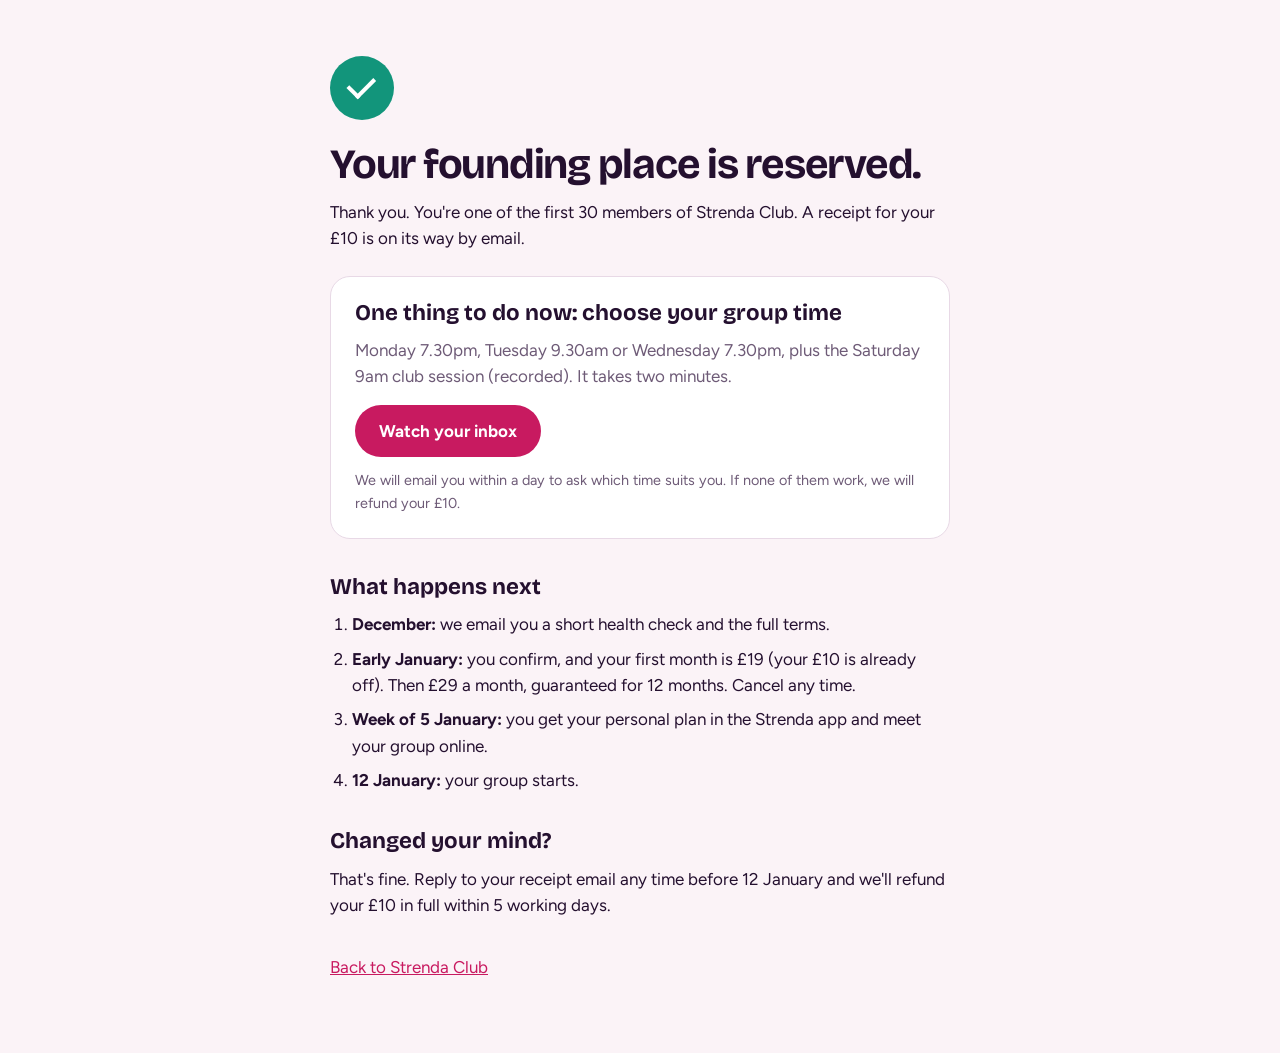
<file: reserved.html>
<!doctype html>
<html lang="en-GB">
<head>
<meta charset="utf-8">
<meta name="viewport" content="width=device-width,initial-scale=1">
<meta name="robots" content="noindex">
<title>Your place is reserved: Strenda Club</title>
<link rel="icon" href="icons/icon-192.png">
<link rel="stylesheet" href="https://fonts.googleapis.com/css2?family=Bricolage+Grotesque:opsz,wght@12..96,800&family=Figtree:wght@400;600;700&display=swap">
<script>
/* Same settings as the home page. TIMES_FORM_URL: a short Tally form asking which group time suits them. */
var TIMES_FORM_URL = '';
var META_PIXEL_ID = '';
var GOATCOUNTER = '';
</script>
<style>
body{margin:0;background:#FBF3F7;color:#24102F;font:17px/1.55 "Figtree",system-ui,sans-serif}
main{max-width:620px;margin:0 auto;padding:56px 22px 72px}
h1,h2{font-family:"Bricolage Grotesque",system-ui,sans-serif;line-height:1.08;margin:0}
h1{font-size:2.6rem;letter-spacing:-.03em}h2{font-size:1.4rem;margin-top:36px}
p{margin:12px 0 0}.muted{color:#6E5B77}
.tick{width:64px;height:64px;border-radius:50%;background:#12957B;display:grid;place-items:center;margin-bottom:22px}
.tick::after{content:"";width:22px;height:12px;border-left:4px solid #fff;border-bottom:4px solid #fff;transform:rotate(-45deg) translate(2px,-3px)}
.card{background:#fff;border:1px solid #E8D9E6;border-radius:20px;padding:24px;margin-top:24px}
.btn{display:inline-flex;min-height:52px;align-items:center;padding:0 24px;border-radius:999px;background:#C81A60;color:#fff;font-weight:700;text-decoration:none;margin-top:16px}
ol{padding-left:22px;display:grid;gap:8px;margin:12px 0 0}
a{color:#C81A60}
</style>
</head>
<body>
<main>
  <div class="tick" aria-hidden="true"></div>
  <h1>Your founding place is reserved.</h1>
  <p>Thank you. You're one of the first 30 members of Strenda Club. A receipt for your &pound;10 is on its way by email.</p>

  <div class="card">
    <h2 style="margin-top:0">One thing to do now: choose your group time</h2>
    <p class="muted">Monday 7.30pm, Tuesday 9.30am or Wednesday 7.30pm, plus the Saturday 9am club session (recorded). It takes two minutes.</p>
    <a class="btn" id="times" href="#">Choose my group time</a>
    <p class="muted" id="timesnote" style="font-size:.9rem">If none of the times work for you, say so in the form and we'll refund your &pound;10.</p>
  </div>

  <h2>What happens next</h2>
  <ol>
    <li><strong>December:</strong> we email you a short health check and the full terms.</li>
    <li><strong>Early January:</strong> you confirm, and your first month is &pound;19 (your &pound;10 is already off). Then &pound;29 a month, guaranteed for 12 months. Cancel any time.</li>
    <li><strong>Week of 5 January:</strong> you get your personal plan in the Strenda app and meet your group online.</li>
    <li><strong>12 January:</strong> your group starts.</li>
  </ol>

  <h2>Changed your mind?</h2>
  <p>That's fine. Reply to your receipt email any time before 12 January and we'll refund your &pound;10 in full within 5 working days.</p>

  <p style="margin-top:36px"><a href="index.html">Back to Strenda Club</a></p>
</main>
<script>
(function () {
  var a = document.getElementById('times');
  if (TIMES_FORM_URL) { a.href = TIMES_FORM_URL; a.target = '_blank'; a.rel = 'noopener'; }
  else { a.removeAttribute('href'); a.textContent = 'Watch your inbox'; document.getElementById('timesnote').textContent = 'We will email you within a day to ask which time suits you. If none of them work, we will refund your £10.'; }
  var ok = false; try { ok = localStorage.getItem('consent') === 'yes'; } catch (e) {}
  if (META_PIXEL_ID && ok) { !function(f,b,e,v,n,t,s){if(f.fbq)return;n=f.fbq=function(){n.callMethod?n.callMethod.apply(n,arguments):n.queue.push(arguments)};if(!f._fbq)f._fbq=n;n.push=n;n.loaded=!0;n.version='2.0';n.queue=[];t=b.createElement(e);t.async=!0;t.src=v;s=b.getElementsByTagName(e)[0];s.parentNode.insertBefore(t,s)}(window,document,'script','https://connect.facebook.net/en_US/fbevents.js'); fbq('init', META_PIXEL_ID); fbq('track', 'Purchase', { value: 10, currency: 'GBP' }); }
  if (GOATCOUNTER) { var g = document.createElement('script'); g.async = true; g.src = '//gc.zgo.at/count.js'; g.setAttribute('data-goatcounter', 'https://' + GOATCOUNTER + '.goatcounter.com/count'); document.body.appendChild(g); }
})();
</script>
</body>
</html>
</file>
<file: css/styles.css>
[hidden]{display:none!important}
body{margin:0}
img{max-width:100%}
/* Layout: a phone app with one committed look. A deep plum "stage" holds the member's week and score; the brand gradient is reserved for the one thing to do next. */
:root{
  color-scheme:light;
  --bg:#FBF3F7; --surface:#FFFFFF; --sunk:#F1E4EE; --ink:#24102F; --muted:#75627E; --line:#E8D9E6;
  --plum:#2A1038; --plum2:#4A1A60; --on-plum:#FFFFFF; --on-plum-soft:#D9C3E3;
  --berry:#C81A60; --coral:#FF6B5E; --violet:#7A1FA2; --sun:#FFC23C; --mint:#12957B; --mint-soft:#D5F1EA;
  --lilac:#7C68B5; --lilac-soft:#E8E2F6; --amber:#B56A00; --amber-soft:#FDEBC6; --berry-soft:#FCE0EB;
  --stop:#A32222; --stop-soft:#F9DEDC;
  --grad:var(--berry);
  --display:"Bricolage Grotesque","Arial Narrow",system-ui,sans-serif;
  --body:"Figtree",system-ui,-apple-system,"Segoe UI",sans-serif;
}
*{box-sizing:border-box}
body{background:var(--bg);color:var(--ink);font-family:var(--body);font-size:16px;line-height:1.5}
.wrap{max-width:520px;margin:0 auto;padding-inline:16px;padding-block:14px 110px;display:flex;flex-direction:column;gap:16px}
h1,h2,h3{font-family:var(--display);margin:0;text-wrap:balance;line-height:1.08}
h2{font-size:1.9rem;font-weight:800;letter-spacing:-.02em}
h3{font-size:1.15rem;font-weight:800}
p{margin:0}
.muted{color:var(--muted)} .small{font-size:.875rem}
.eyebrow{font-size:.72rem;font-weight:700;letter-spacing:.1em;text-transform:uppercase}
header{display:flex;justify-content:space-between;align-items:center;gap:12px}
.brand{font-family:var(--display);font-weight:800;font-size:1.4rem;letter-spacing:-.03em;display:flex;align-items:center;gap:8px}
.mark{width:26px;height:26px;border-radius:8px;background:var(--grad);display:grid;place-items:center}
.mark::after{content:"";width:12px;height:4px;border-radius:2px;background:var(--surface);box-shadow:0 -6px 0 var(--surface),0 6px 0 var(--surface)}
.link{background:none;border:0;color:var(--berry);font:600 .95rem var(--body);cursor:pointer;padding:8px 4px;text-decoration:underline}
button:focus-visible,input:focus-visible{outline:3px solid var(--sun);outline-offset:2px}
.stack{display:flex;flex-direction:column;gap:16px}
.card{background:var(--surface);border-radius:20px;padding:18px;display:flex;flex-direction:column;gap:12px;box-shadow:0 1px 0 var(--line)}
.btn{background:var(--grad);color:#FFFFFF;border:0;border-radius:999px;padding:15px 22px;font:700 1.05rem var(--body);cursor:pointer;text-align:center}
.btn.ghost{background:none;color:var(--ink);border:2px solid var(--line)}
.btn.white{background:var(--surface);color:var(--ink)}
.btn:disabled{opacity:.4;cursor:not-allowed}
.row{display:flex;gap:10px;flex-wrap:wrap;align-items:center}
.row .btn{flex:1 1 140px}

/* stage */
.stage{background:var(--plum);color:var(--on-plum);border-radius:26px;padding:20px 18px;display:flex;flex-direction:column;gap:16px}
.stage .soft{color:var(--on-plum-soft)}
.stagehead{display:grid;grid-template-columns:1fr auto;gap:14px;align-items:center}
.stagehead div{min-width:0}
.pill{display:inline-block;border-radius:999px;padding:3px 11px;font-size:.75rem;font-weight:700;background:var(--sun);color:var(--plum)}
.ring{position:relative;width:84px;height:84px}
.ring svg{width:84px;height:84px;transform:rotate(-90deg)}
.ring b{position:absolute;inset:0;display:grid;place-items:center;font-family:var(--display);font-size:1.25rem}
.week{display:grid;grid-template-columns:repeat(7,1fr);gap:5px}
.day{border-radius:13px;padding:8px 2px;text-align:center;display:flex;flex-direction:column;gap:3px;align-items:center;min-width:0;background:rgba(255,255,255,.09);border:2px solid transparent}
.day b{font-size:.7rem;font-weight:600;color:var(--on-plum-soft)}
.day span{font-size:.72rem;font-weight:700}
.day i{width:10px;height:10px;border-radius:50%}
.day.strength i{background:var(--coral)} .day.walk i{background:#5FE0C2} .day.easy i{background:#B9A8EE} .day.jab i{background:var(--sun)}
.day.today{border-color:var(--sun)}
.day.done i{background:var(--sun);box-shadow:0 0 0 3px rgba(255,194,60,.3)}

/* hero + today */
.hero{background:var(--grad);color:#FFFFFF;border-radius:26px;padding:26px 20px;display:flex;flex-direction:column;gap:14px}
.hero h2{font-size:2.5rem}
.todaycard{border-radius:26px;padding:22px 20px;display:flex;flex-direction:column;gap:12px}
.todaycard.strength{background:var(--grad);color:#FFFFFF}
.todaycard.walk{background:var(--mint-soft)} .todaycard.easy{background:var(--lilac-soft)} .todaycard.jab{background:var(--amber-soft)}
.note{border-radius:18px;padding:14px 16px;display:flex;flex-direction:column;gap:10px;background:var(--amber-soft)}
.note.stop{background:var(--stop-soft)}
.insight{background:var(--plum);color:var(--on-plum);border-radius:20px;padding:18px;display:flex;flex-direction:column;gap:8px}
.insight .eyebrow{color:var(--sun)}

/* pillars, standards */
.pillars{display:grid;grid-template-columns:repeat(3,1fr);gap:8px}
.pillar{background:var(--surface);border-radius:18px;padding:14px 10px;text-align:center;display:flex;flex-direction:column;gap:4px;align-items:center;min-width:0}
.pillar b{font-family:var(--display);font-size:1.05rem}
.glyph{width:44px;height:44px;border-radius:14px;display:grid;place-items:center;font-family:var(--display);font-weight:800;color:#FFFFFF}
.g1{background:var(--berry)} .g2{background:var(--mint)} .g3{background:var(--violet)}
.ticks{list-style:none;margin:0;padding:0;display:flex;flex-direction:column;gap:10px}
.ticks li{display:grid;grid-template-columns:24px 1fr;gap:10px}
.ticks li::before{content:"✓";width:24px;height:24px;border-radius:50%;background:var(--mint-soft);color:var(--mint);display:grid;place-items:center;font-weight:800;font-size:.8rem}

/* video slot */
.video{aspect-ratio:16/9;max-width:100%;border-radius:20px;background:var(--plum2);color:#FFFFFF;display:flex;flex-direction:column;align-items:center;justify-content:center;gap:8px;text-align:center;padding:12px}
.video.thumb{aspect-ratio:1;width:76px;border-radius:16px;padding:0}
.play{width:54px;height:54px;border-radius:50%;background:var(--sun);display:grid;place-items:center}
.thumb .play{width:34px;height:34px}
.play::after{content:"";border-left:16px solid var(--plum);border-top:10px solid transparent;border-bottom:10px solid transparent;margin-left:4px}
.thumb .play::after{border-left-width:10px;border-top-width:6px;border-bottom-width:6px}
.video small{opacity:.8}

/* inputs */
fieldset{border:0;padding:0;margin:0;display:flex;flex-direction:column;gap:8px}
legend{font-weight:700;padding:0;margin-bottom:6px}
.chips{display:flex;gap:8px;flex-wrap:wrap}
.chip{border:2px solid var(--line);background:var(--surface);color:var(--ink);border-radius:999px;padding:10px 16px;font:600 .95rem var(--body);cursor:pointer}
.chip[aria-pressed="true"]{background:var(--plum);color:#FFFFFF;border-color:var(--plum)}
.tiles{display:grid;grid-template-columns:repeat(2,1fr);gap:8px}
.tile{border:2px solid var(--line);background:var(--surface);color:var(--ink);border-radius:16px;padding:14px 12px;font:600 .95rem var(--body);cursor:pointer;text-align:left;display:flex;flex-direction:column;gap:2px;min-width:0}
.tile small{font-weight:500;color:var(--muted)}
.tile[aria-pressed="true"]{border-color:var(--berry);background:var(--berry-soft)}
input[type=text]{font:600 1.1rem var(--body);padding:14px;border-radius:14px;border:2px solid var(--line);background:var(--surface);color:var(--ink);width:100%}
.dots{display:flex;gap:8px}
.dot{width:46px;height:46px;border-radius:50%;border:2px solid var(--mint);background:none;color:var(--mint);font:700 1rem var(--body);cursor:pointer}
.dot.on{background:var(--mint);color:#FFFFFF}
.check{display:flex;gap:10px;align-items:flex-start}
.check input{width:22px;height:22px;flex:none;margin-top:1px;accent-color:var(--berry)}
.stepper{display:flex;align-items:center;gap:14px}
.stepper button{width:46px;height:46px;border-radius:50%;border:2px solid var(--line);background:var(--surface);color:var(--ink);font:700 1.3rem var(--body);cursor:pointer}
.stepper b{font-family:var(--display);font-size:1.6rem;min-width:4.5rem;text-align:center;font-variant-numeric:tabular-nums}

/* progress bits */
.bar{display:grid;gap:4px;height:10px}
.bar i{border-radius:5px;background:var(--sunk)} .bar i.on{background:var(--berry)}
.dose{font-family:var(--display);font-weight:800;font-size:2.6rem;line-height:1;font-variant-numeric:tabular-nums}
.big{font-family:var(--display);font-weight:800;font-size:3.4rem;line-height:1;font-variant-numeric:tabular-nums}
.stats{display:grid;grid-template-columns:repeat(3,1fr);gap:8px}
.stat{background:var(--surface);border-radius:18px;padding:12px}
.stat b{font-family:var(--display);font-size:1.7rem;display:block;font-variant-numeric:tabular-nums}
.tests{display:flex;gap:10px;align-items:flex-end;height:90px}
.tests div{flex:1 1 0;max-width:56px;border-radius:10px 10px 4px 4px;background:var(--grad);display:flex;align-items:flex-start;justify-content:center;color:#FFFFFF;font-weight:700;font-size:.85rem;padding-top:4px;min-height:26px}
.badges{display:grid;grid-template-columns:repeat(3,1fr);gap:8px}
.badge{border-radius:16px;padding:12px 6px;text-align:center;background:var(--sunk);color:var(--muted);font-size:.78rem;font-weight:600;display:flex;flex-direction:column;gap:6px;align-items:center;min-width:0}
.badge i{width:40px;height:40px;border-radius:50%;background:var(--line);display:grid;place-items:center;font-style:normal;font-family:var(--display);font-weight:800;color:var(--muted)}
.badge.won{background:var(--amber-soft);color:var(--ink)} .badge.won i{background:var(--sun);color:var(--plum)}
.phases{display:grid;grid-template-columns:repeat(2,1fr);gap:6px}
.phase{border-radius:14px;padding:10px;background:var(--sunk);min-width:0}
.phase.now{background:var(--plum);color:#FFFFFF}
.phase b{display:block;font-family:var(--display)}
.list{display:flex;flex-direction:column}
.item{display:grid;grid-template-columns:3rem 1fr;gap:12px;padding-block:12px;border-top:1px solid var(--line)}
.item:first-child{border-top:0}
.item div,.lesson div{min-width:0}
.lesson{display:grid;grid-template-columns:76px 1fr;gap:14px;align-items:center}
.tag{display:inline-block;border-radius:999px;padding:2px 10px;font-size:.75rem;font-weight:700}
.tag.strength{background:var(--berry-soft);color:var(--berry)} .tag.walk{background:var(--mint-soft);color:var(--mint)}
.tag.easy{background:var(--lilac-soft);color:var(--lilac)} .tag.jab{background:var(--amber-soft);color:var(--amber)}
ul{margin:0;padding-left:20px}
details summary{cursor:pointer;font-weight:700}

#tabs{position:fixed;left:0;right:0;bottom:0;background:var(--surface);border-top:1px solid var(--line);padding:8px 16px calc(8px + env(safe-area-inset-bottom,0px));display:flex;justify-content:center}
#tabs[hidden]{display:none}
#tabs div{display:grid;grid-template-columns:repeat(5,1fr);gap:4px;width:100%;max-width:520px}
#tabs button{background:none;border:0;color:var(--muted);font:600 .72rem var(--body);padding:6px 2px;border-radius:12px;cursor:pointer;display:flex;flex-direction:column;align-items:center;gap:3px}
#tabs svg{width:24px;height:24px;fill:none;stroke:currentColor;stroke-width:2;stroke-linecap:round;stroke-linejoin:round}
#tabs button[aria-current="true"]{color:var(--berry);background:var(--berry-soft)}
footer{font-size:.78rem;color:var(--muted)}

/* --- added: feelings, routines, coach, circle --- */
.tiles.one{grid-template-columns:1fr}
.resp{border-radius:16px;padding:14px;display:flex;flex-direction:column;gap:8px;background:var(--mint-soft)}
.resp.ease,.resp.skip{background:var(--amber-soft)}
.resp.stop{background:var(--stop-soft)}
.rowbtn{display:grid;grid-template-columns:44px 1fr;gap:12px;align-items:center;text-align:left;background:var(--surface);border:2px solid var(--line);border-radius:16px;padding:10px 12px;cursor:pointer;color:var(--ink);font:500 1rem var(--body);width:100%}
.rowbtn span{min-width:0}
.rowbtn small{display:block;color:var(--muted)}
.rowbtn .glyph{font-size:1rem}
.guided{text-align:center;align-items:center;padding-block:28px}
.guide{font-family:var(--display);font-weight:600;font-size:1.35rem;line-height:1.25;text-wrap:balance}
.breath{width:110px;height:110px;border-radius:50%;background:var(--mint-soft);border:3px solid var(--mint);animation:breathe 10s ease-in-out infinite}
.breath.still{animation-play-state:paused}
@keyframes breathe{0%,100%{transform:scale(.7)}40%{transform:scale(1)}}
@media (prefers-reduced-motion: reduce){.breath{animation:none}}
.coachnote .eyebrow{color:var(--berry)}
.coachnote p{font-size:1.02rem}
.proto{font-size:.78rem;color:var(--muted);border:1px dashed var(--line);border-radius:10px;padding:8px 10px}
.proto b{display:block;text-transform:uppercase;letter-spacing:.08em;font-size:.66rem}
textarea{font:500 1rem var(--body);padding:12px;border-radius:14px;border:2px solid var(--line);background:var(--surface);color:var(--ink);width:100%;resize:vertical}
textarea:focus-visible{outline:3px solid var(--sun);outline-offset:2px}
.link.inline{padding:0;font-size:inherit}

/* --- added: exercise guidance and guided sets --- */
.guidebox{display:flex;flex-direction:column;gap:8px}
.guidebox summary{font-family:var(--display);font-weight:800;font-size:1.05rem}
.guidebox[open] summary{margin-bottom:8px}
.guidebox p{margin-top:8px}
ol{margin:8px 0 0;padding-left:22px}
ol li{margin-bottom:4px}
.pace{width:100%;height:12px;border-radius:6px;background:var(--sunk);overflow:hidden}
.pace i{display:block;height:100%;background:var(--mint);animation:pace 4s linear infinite}
@keyframes pace{from{width:0}to{width:100%}}
@media (prefers-reduced-motion: reduce){.pace i{animation:none;width:100%}}
h3{margin-top:4px}

/* --- added: landing page, questionnaire, desktop layout --- */
h1{font-size:2.6rem;font-weight:800;letter-spacing:-.03em}
a{color:var(--berry)}
.btn.small{padding:10px 16px;font-size:.92rem}
a.btn{text-decoration:none;display:inline-block}
.topnav{display:none}
.lhero{display:flex;flex-direction:column;gap:24px}
.lcopy{display:flex;flex-direction:column;gap:14px;align-items:flex-start;min-width:0}
.lead{font-size:1.15rem;max-width:34rem}
.phone{align-self:center;width:300px;max-width:100%;border:10px solid var(--plum);border-radius:40px;background:var(--bg);overflow:hidden;flex:none}
.phonein{zoom:.74;padding:14px;display:flex;flex-direction:column;gap:12px}
.phone .chip{cursor:default}
.facts{display:grid;gap:10px}
.facts div{background:var(--plum);color:#FFFFFF;border-radius:20px;padding:18px;min-width:0}
.facts b{font-family:var(--display);font-size:1.5rem;color:var(--sun);display:block;line-height:1.1;margin-bottom:6px}
.lsec{display:flex;flex-direction:column;gap:16px;scroll-margin-top:16px}
.feats{display:grid;gap:10px}
.feats .glyph{width:14px;height:14px;border-radius:50%}
.faq summary{font-family:var(--display);font-weight:800}
.faq p{margin-top:8px}
.lcta{text-align:center;align-items:center}
.sources a{color:var(--muted)}
.quiz{display:flex;flex-direction:column;gap:16px}
.say{display:grid;grid-template-columns:26px 1fr;gap:12px;align-items:start;background:var(--surface);border-radius:4px 20px 20px 20px;padding:14px 16px;box-shadow:0 1px 0 var(--line)}
.say p{font-size:1.05rem;min-width:0}
.tile small:empty{display:none}

@media (min-width: 900px){
  body.landing .wrap{max-width:1080px;gap:56px;padding-block:20px 60px}
  body.landing header{position:static}
  body.landing .topnav{display:none}
  body.landing .topnav a{color:var(--ink);text-decoration:none;font-weight:600}
  body.landing .lhero{flex-direction:row;align-items:center;justify-content:space-between;gap:48px}
  body.landing h1{font-size:4.2rem}
  body.landing .lsec h2,body.landing .lcta h2{font-size:2.4rem}
  body.landing .facts{grid-template-columns:repeat(3,1fr);gap:16px}
  body.landing .feats{grid-template-columns:repeat(3,1fr);gap:16px}
  body.landing .split{flex-direction:row;gap:48px;align-items:flex-start}
  body.landing .split>*{flex:1 1 0;min-width:0}
  body.landing .narrow{max-width:720px;margin-inline:auto;width:100%}
  body.landing .lcta{padding:56px 24px}
  body.landing .phone{width:320px}
  body.focus .wrap{max-width:600px;padding-top:40px}
  body.inapp{padding-left:230px}
  body.inapp .wrap{max-width:640px;padding-bottom:40px}
  body.inapp #tabs{left:0;top:0;bottom:0;right:auto;width:230px;border-top:0;border-right:1px solid var(--line);align-items:flex-start;justify-content:flex-start;padding:84px 14px 20px}
  body.inapp #tabs div{grid-template-columns:1fr;gap:6px}
  body.inapp #tabs button{flex-direction:row;justify-content:flex-start;gap:12px;font-size:.98rem;padding:12px 14px}
}
.steps{display:flex;flex-direction:column;gap:16px}
.step{display:grid;grid-template-columns:40px 1fr;gap:14px;align-items:start}
.step>b{width:40px;height:40px;border-radius:50%;background:var(--sun);color:var(--plum);display:grid;place-items:center;font-family:var(--display);font-size:1.1rem}
.step div{min-width:0}

/* --- added: plain landing, real videos, footer links --- */
button.brand{background:none;border:0;padding:0;color:var(--ink);cursor:pointer}
.video.real{padding:0;overflow:hidden;background:var(--plum)}
.video.real iframe,.video.real video{width:100%;height:100%;border:0;display:block;object-fit:cover;background:var(--plum)}
.plain{display:grid;gap:22px}
.plain h3{font-size:1.5rem;margin-bottom:4px}
.plain p{color:var(--muted);max-width:30rem}
footer{display:flex;flex-direction:column;gap:8px}
footer .link{color:var(--muted);font-size:inherit}
@media (min-width: 900px){
  body.landing .wrap{gap:72px}
  body.landing .plain{grid-template-columns:repeat(3,1fr);gap:40px}
  body.landing .plain h3{font-size:1.9rem}
  body.landing .lhero .video{flex:0 0 46%}
}
body.landing #app{gap:44px}
@media (min-width: 900px){ body.landing #app{gap:80px} }

/* --- added: quiz facts, paywall, who-built-it --- */
.factcard{background:var(--plum);color:#FFFFFF;border-radius:26px;padding:28px 22px;display:flex;flex-direction:column;gap:12px}
.factcard .eyebrow{color:var(--sun)}
.factcard h2{font-size:1.8rem}
.factcard .source{color:var(--on-plum-soft)}
.who{background:var(--surface);border-radius:26px;padding:28px 22px;display:flex;flex-direction:column;gap:12px}
.who p{max-width:44rem;font-size:1.05rem}
@media (min-width: 900px){ body.landing .who{padding:48px} body.landing .who h2{font-size:2.2rem} }

/* --- real videos are filmed upright (9:16), so the player is phone-shaped; placeholders stay compact --- */
.video.real{aspect-ratio:9/16;width:min(100%,280px);margin-inline:auto;border-radius:22px}
@media (min-width: 900px){ body.landing .lhero .video.real{flex:0 0 300px;width:300px} }

/* Muscle story chart, body readings, GP report */
.story{width:100%;max-width:520px;height:auto;display:block}
.story .grid{stroke:var(--line);stroke-width:1}
.story .grid.zero{stroke:var(--muted);stroke-dasharray:3 3}
.story .axis{fill:var(--muted);font:500 10px var(--body)}
.story polyline{fill:none;stroke-width:2.5;stroke-linejoin:round;stroke-linecap:round}
.story polyline.sw{stroke:var(--lilac)} .story polyline.ss{stroke:var(--berry)}
.story circle.sw{fill:var(--lilac)} .story circle.ss{fill:var(--berry)}
.story text.sw{fill:var(--lilac);font:700 11px var(--body)} .story text.ss{fill:var(--berry);font:700 11px var(--body)}
.legend{display:flex;gap:16px;flex-wrap:wrap}
.legend span{display:inline-flex;align-items:center;gap:6px}
.legend i{width:14px;height:4px;border-radius:2px;display:inline-block}
.legend i.sw{background:var(--lilac)} .legend i.ss{background:var(--berry)}
.fields{display:flex;flex-wrap:wrap;gap:10px}
.field{display:flex;flex-direction:column;gap:4px;flex:1 1 120px;min-width:0}
.field input{width:100%;font:600 1.05rem var(--body);padding:12px;border:2px solid var(--line);border-radius:14px;background:var(--surface);color:var(--ink)}
.report table{width:100%;border-collapse:collapse;font-size:.92rem}
.report th,.report td{text-align:left;padding:8px 6px;border-bottom:1px solid var(--line);vertical-align:top}
.report th{font-weight:600;color:var(--muted);width:55%}
@media print{
  #hd,#tabs,footer,.noprint{display:none !important}
  body,main{background:#FFFFFF !important;color:#000000 !important}
  .card{box-shadow:none;border:1px solid #BBBBBB;break-inside:avoid}
  .report th{color:#333333}
}
.field input:focus-visible{outline:3px solid var(--sun);outline-offset:2px}

/* Region picker, journey tag */
select#region{width:100%;font:600 1rem var(--body);padding:12px;border:2px solid var(--line);border-radius:14px;background:var(--surface);color:var(--ink)}
.item .tag{background:var(--sun);color:var(--ink);align-self:center}
</file>
